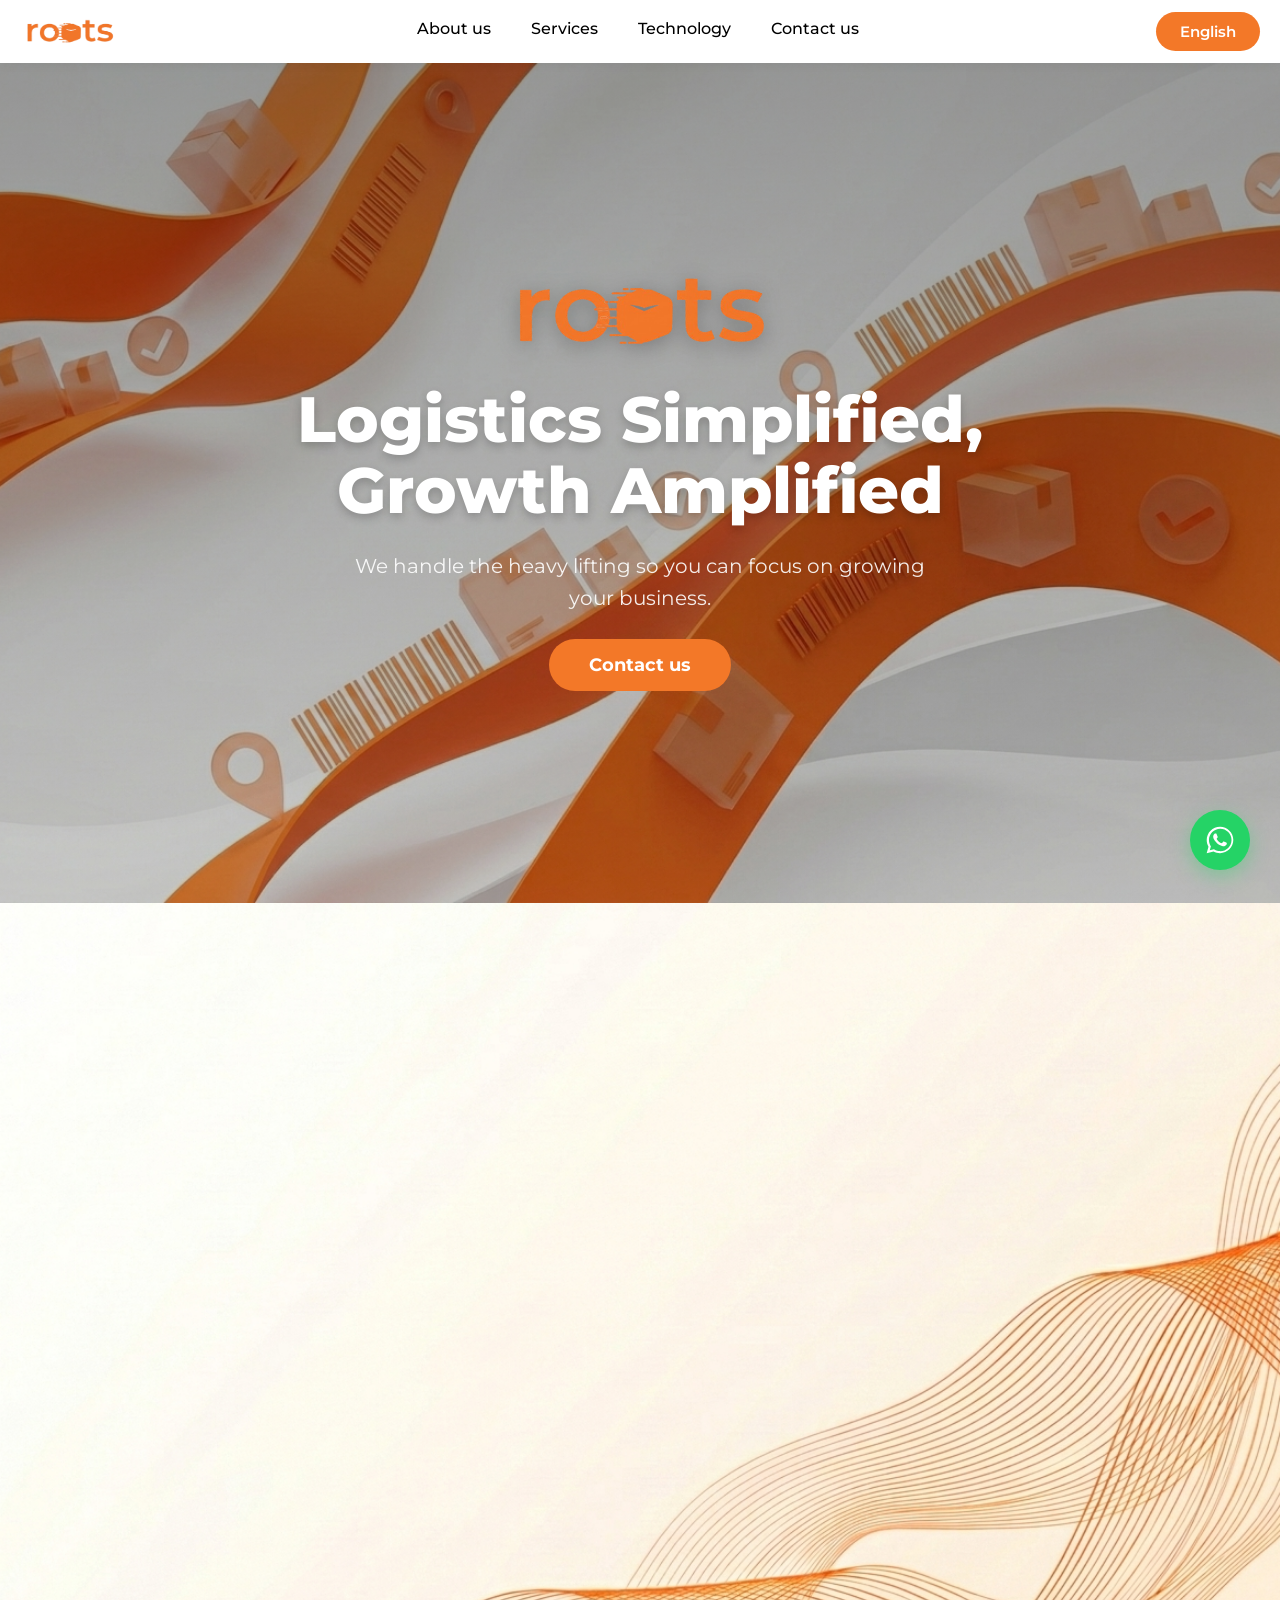
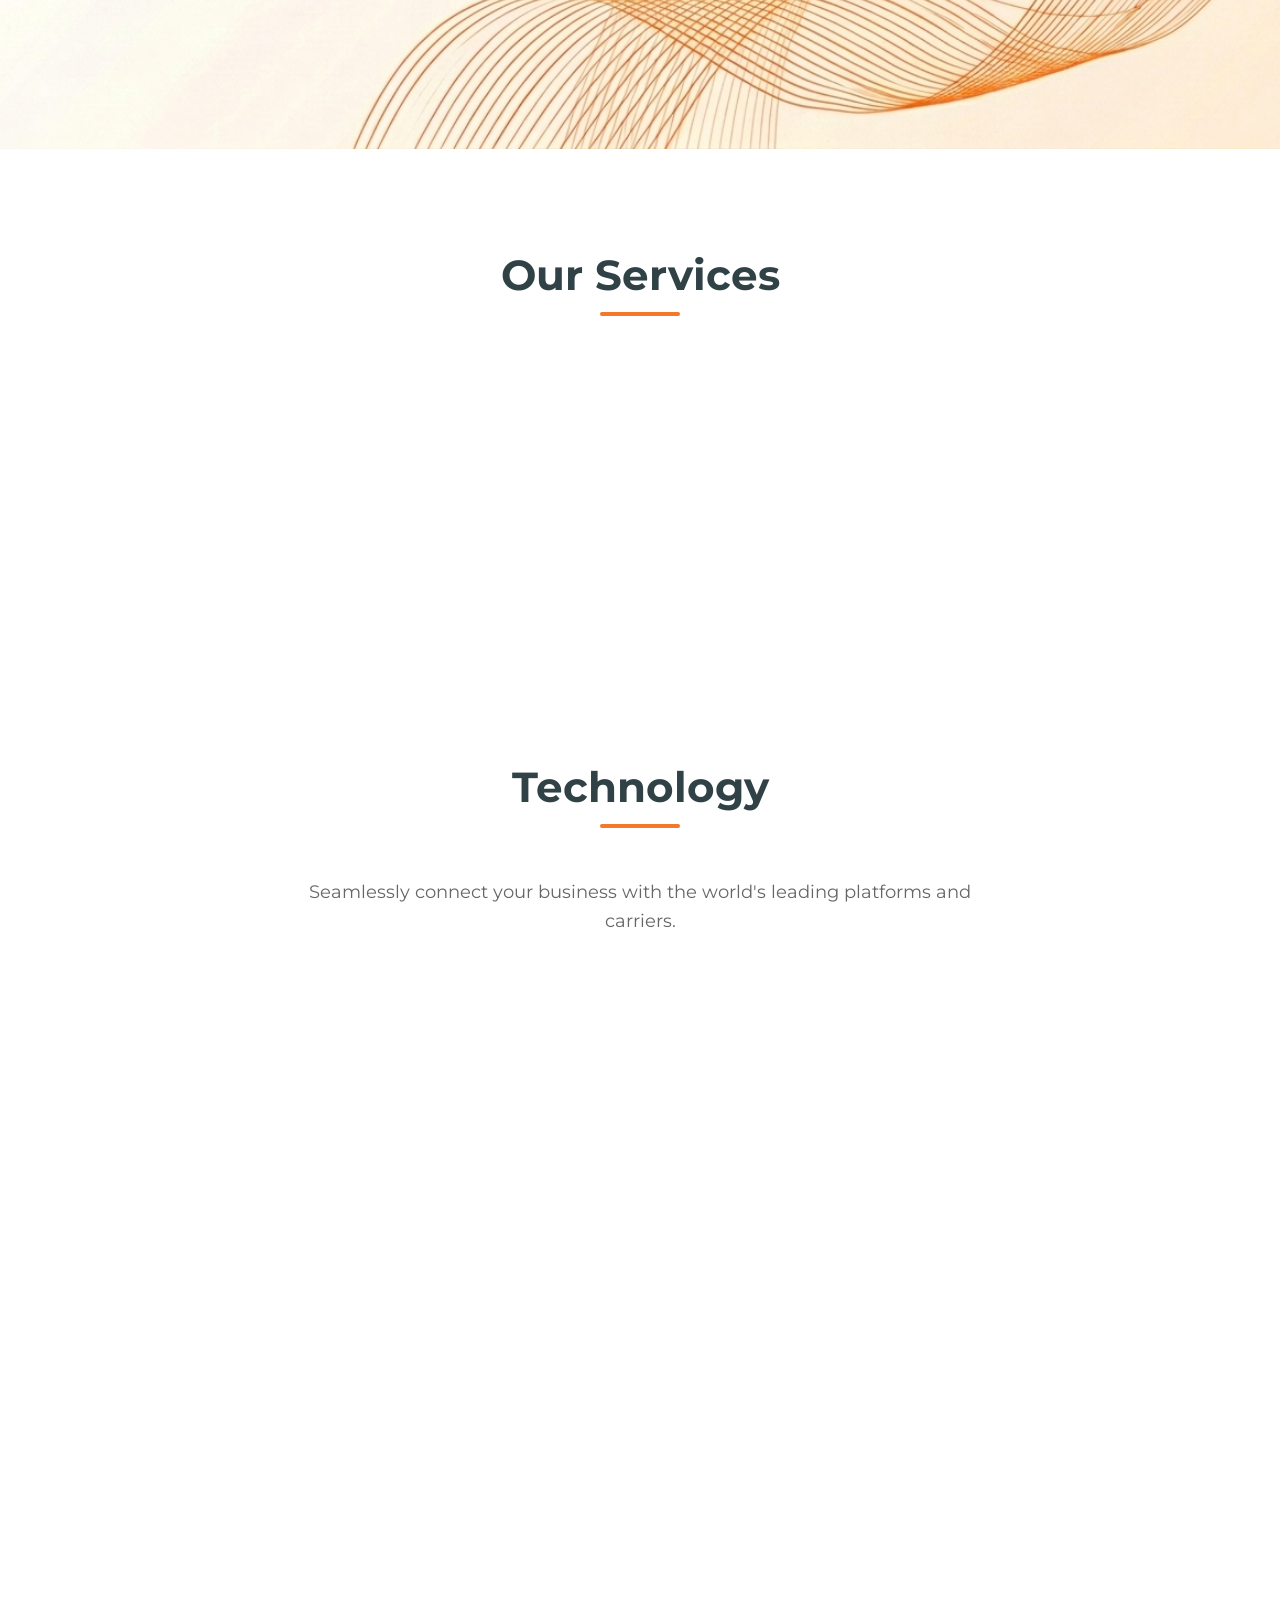
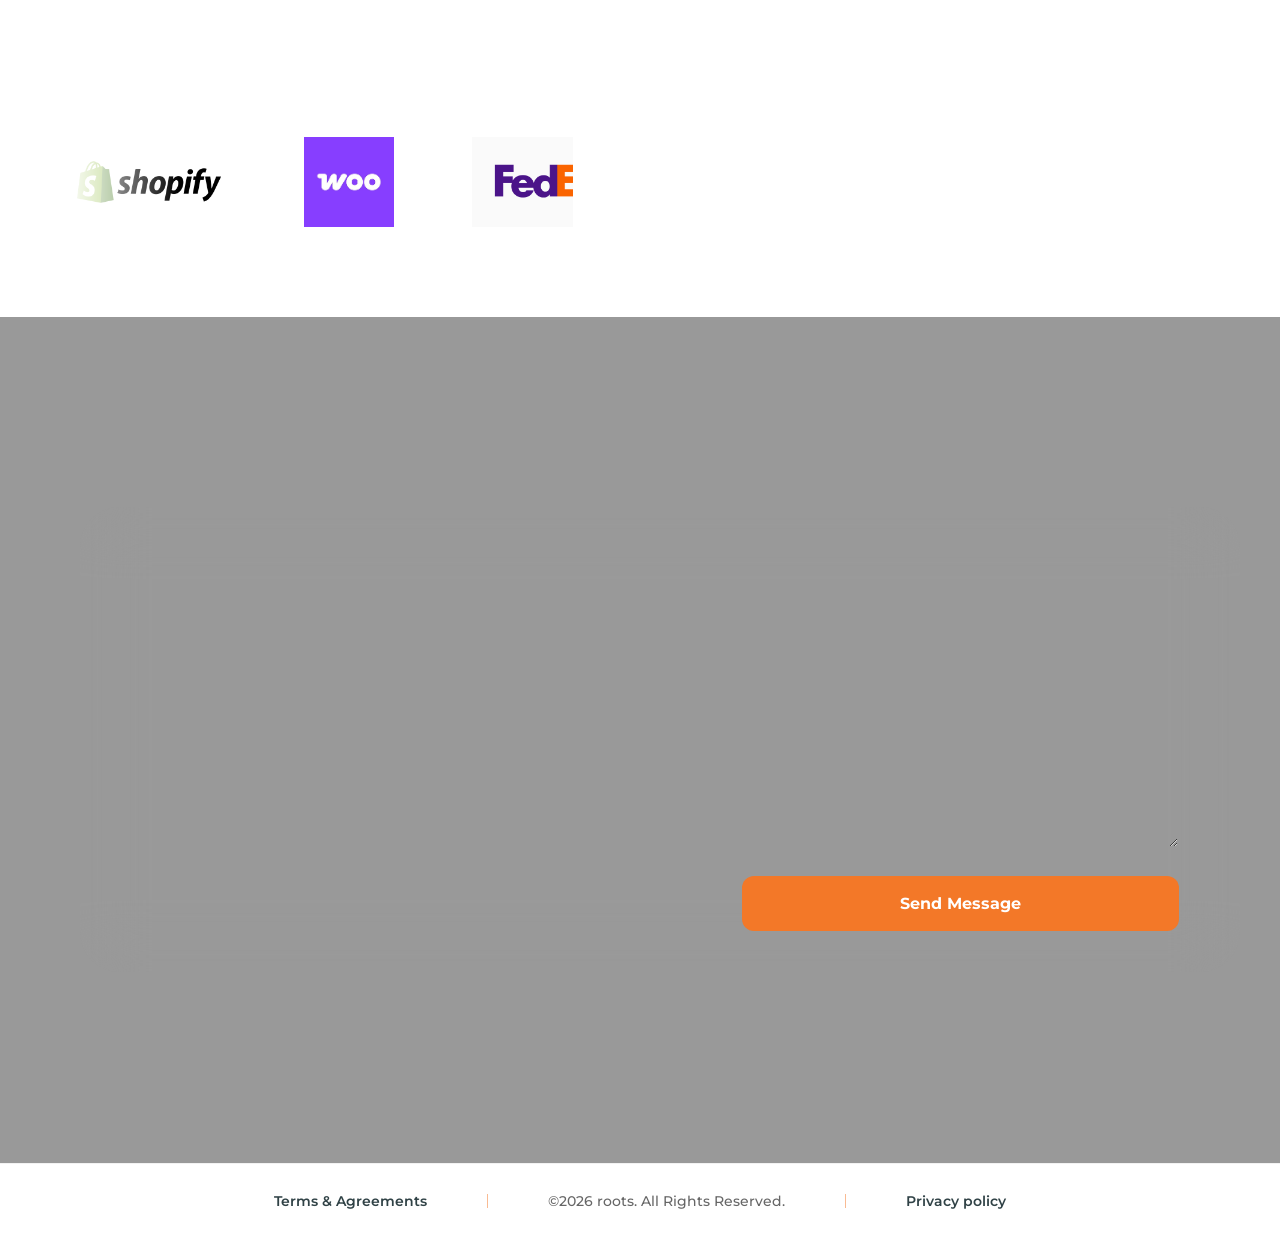
<file: index.html>
<!DOCTYPE html>
<html lang="en">
<head>
    <meta charset="UTF-8">
    <meta http-equiv="refresh" content="0; url=html/index.html">
    <title>Redirecting...</title>
</head>
<body>
    <script>window.location.href = "html/index.html";</script>
</body>
</html>
</file>
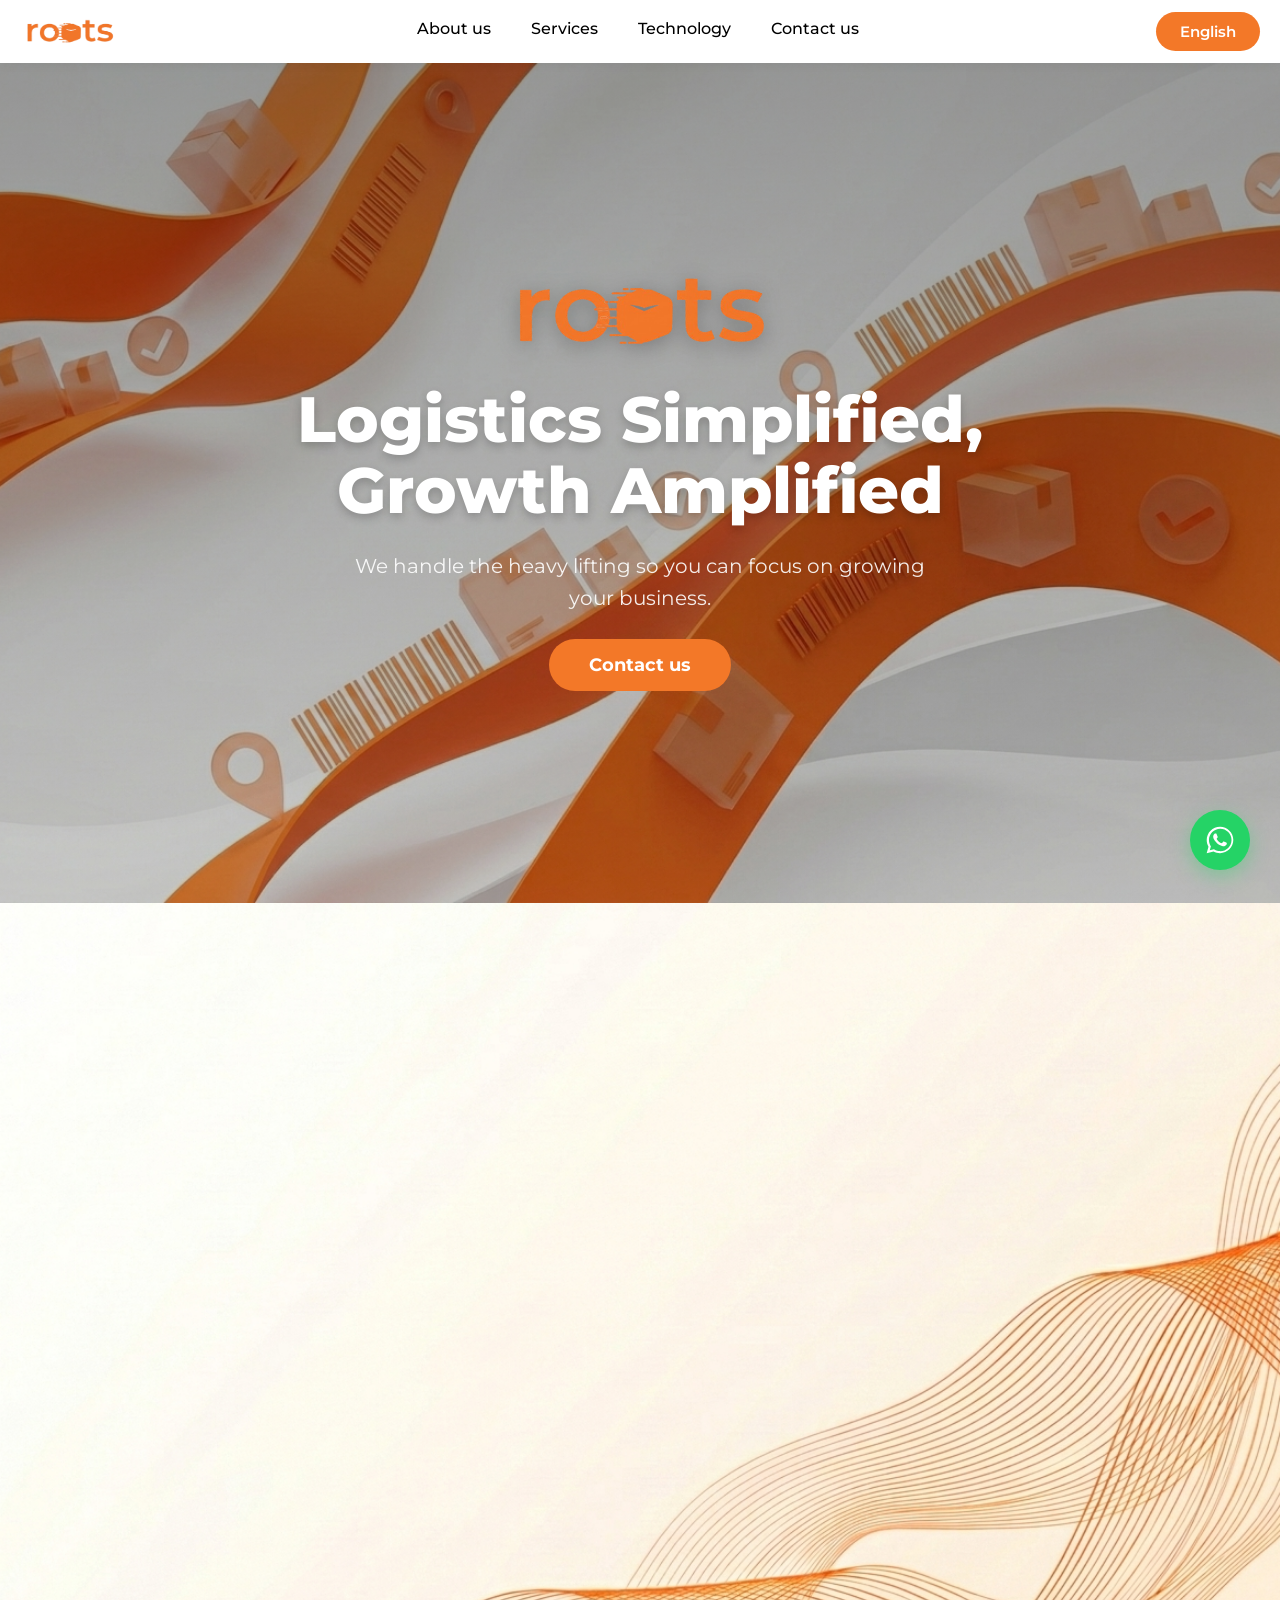
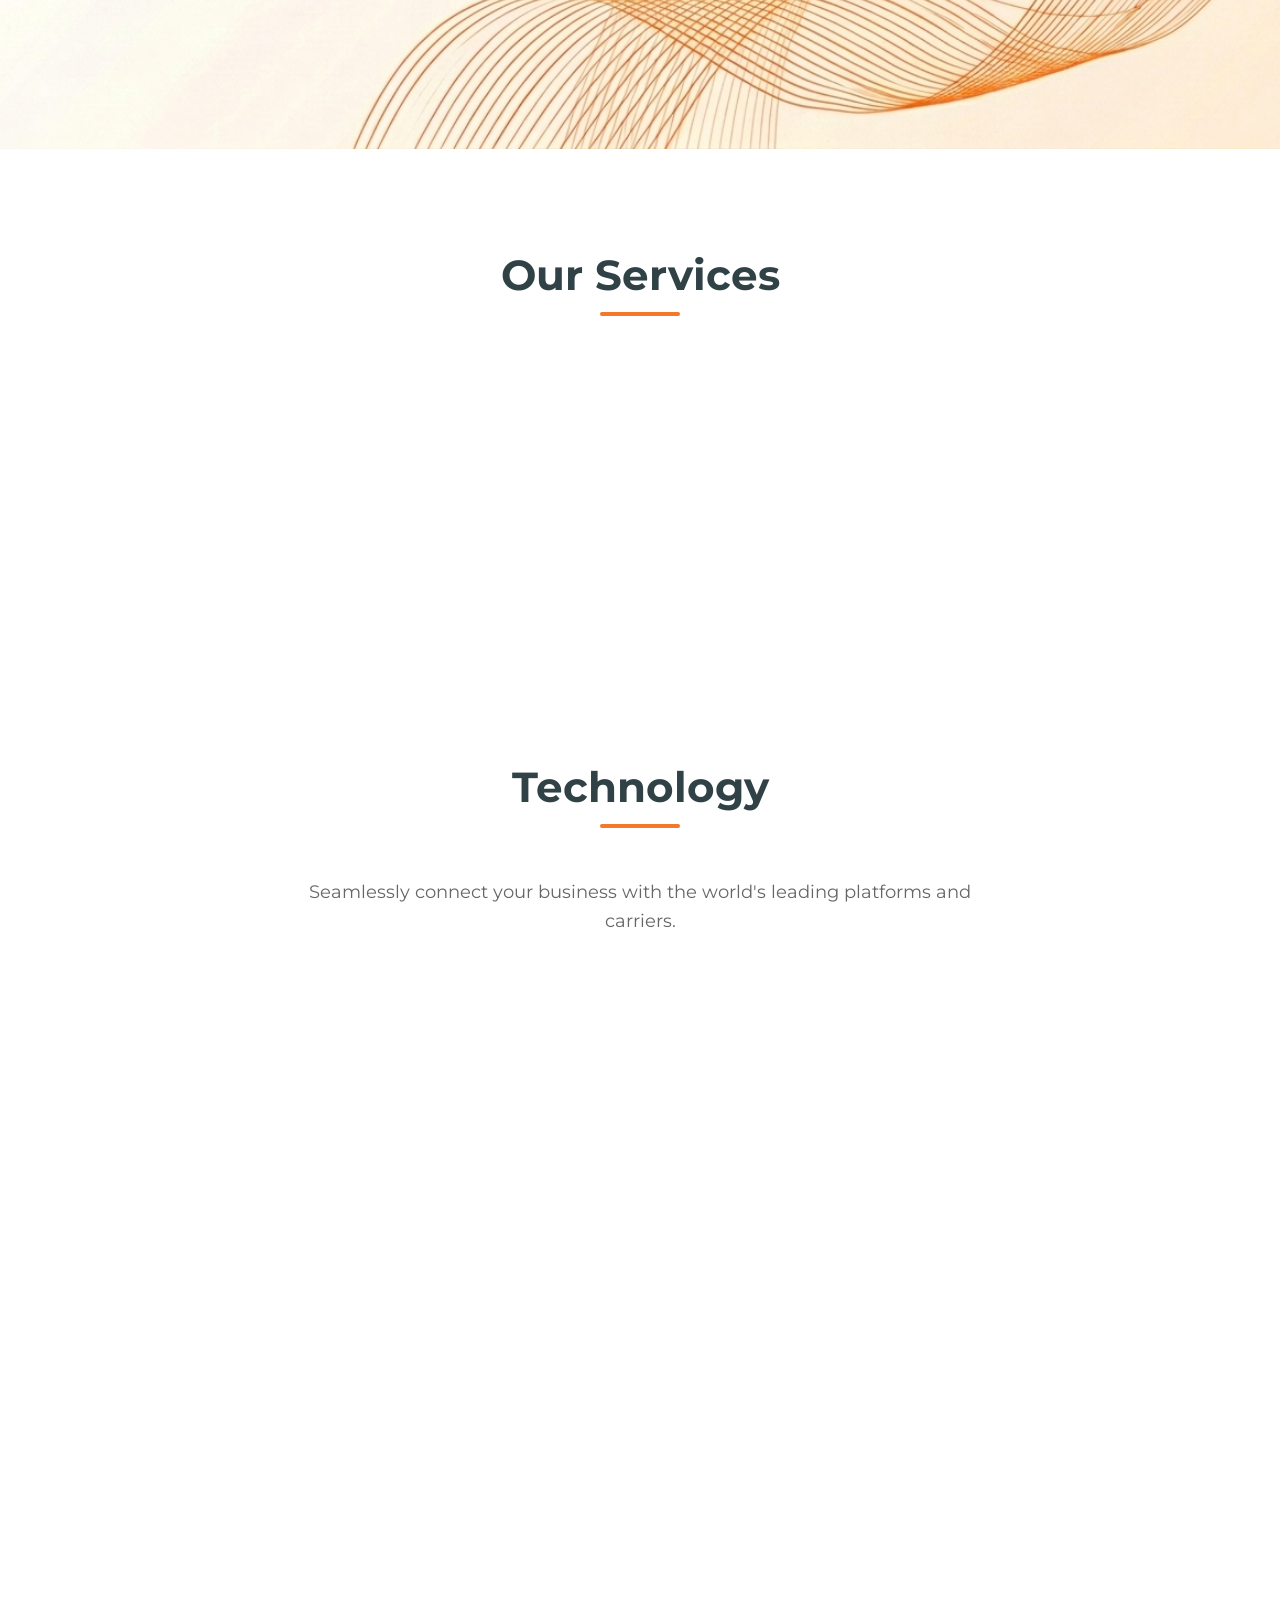
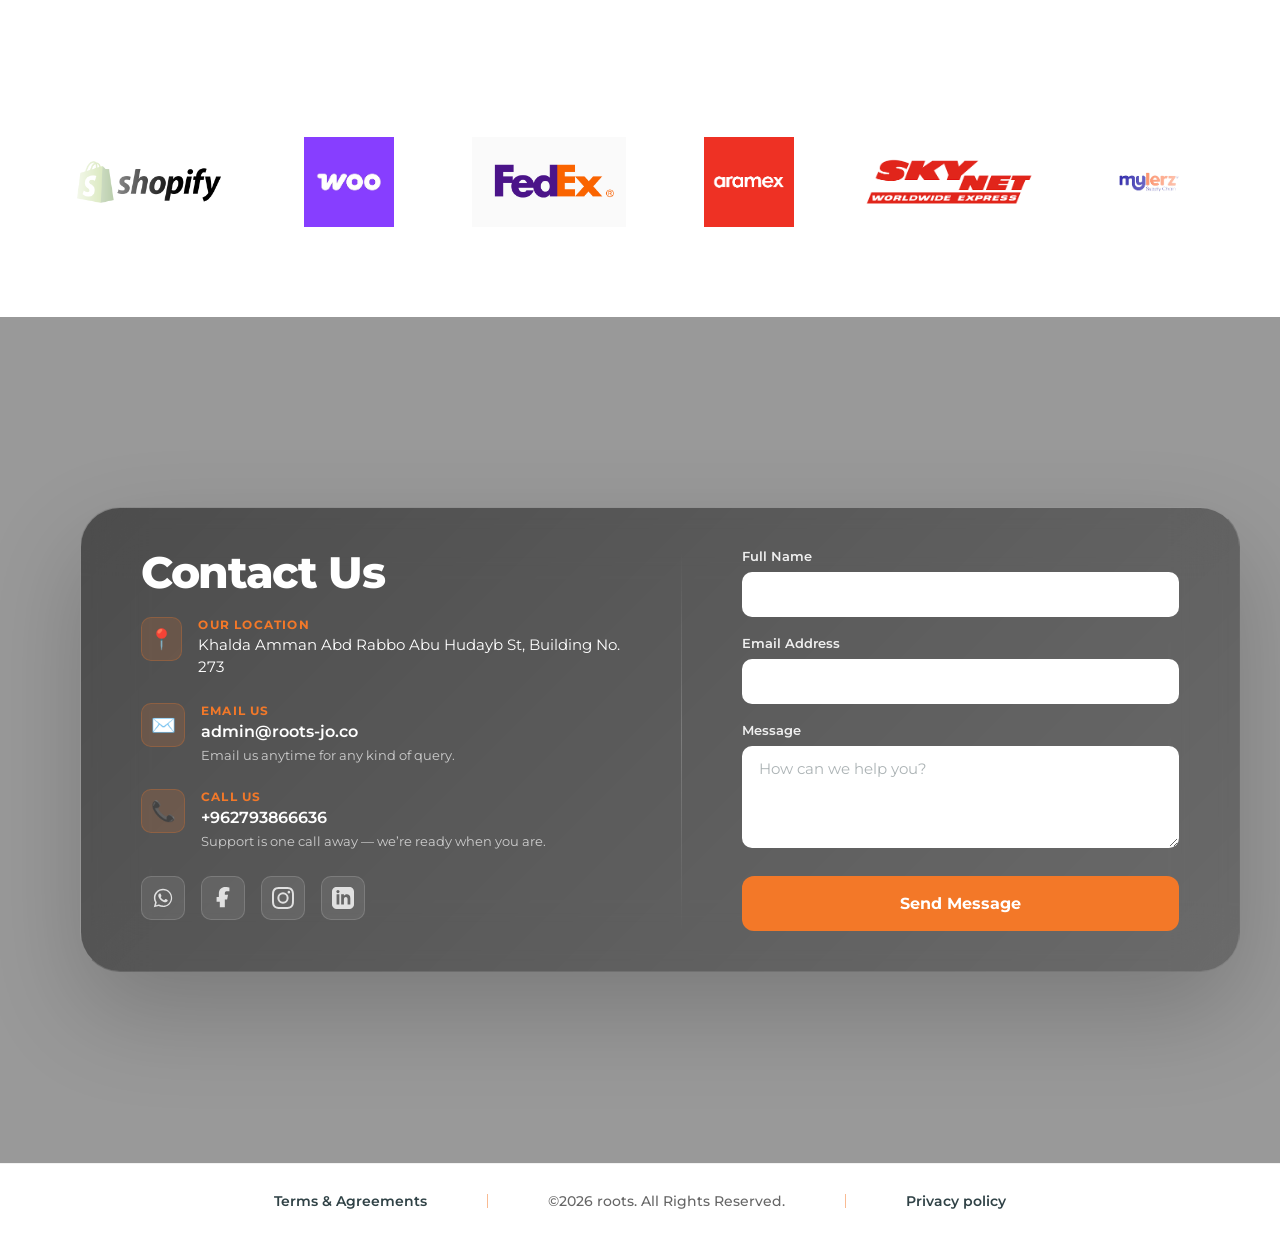
<file: html/index.html>
<!DOCTYPE html>
<html lang="en">

<head>
    <meta charset="UTF-8">
    <meta name="viewport" content="width=device-width, initial-scale=1.0">
    <meta name="description"
        content="roots provides premium logistics, warehousing, and E-commerce fulfillment in Jordan. Streamline storage, packing, and last-mile delivery.">
    <meta name="keywords" content="roots, fulfillment, logistics, warehousing, e-commerce, Jordan">
    <title>roots | E-commerce Fulfillment, Warehousing & Logistics in Jordan</title>
    <link rel="icon" href="../img/nav-logo.png" type="image/png">
    <meta name="robots" content="max-image-preview:large">
    <link rel="canonical" href="https://roots-jo.co/">

    <!-- Open Graph / Facebook (SEO & AI Search preview) -->
    <meta property="og:locale" content="en_US">
    <meta property="og:site_name" content="roots">
    <meta property="og:type" content="website">
    <meta property="og:title" content="roots | E-commerce Fulfillment, Warehousing & Logistics in Jordan">
    <meta property="og:description"
        content="Focus on scaling your business. roots handles secure warehousing, precision order picking, packaging, and reliable last-mile delivery across Jordan.">
    <meta property="og:image" content="../img/og-preview.png">
    <meta property="og:url" content="https://roots-jo.co">

    <!-- Twitter -->
    <meta name="twitter:card" content="summary_large_image">
    <meta name="twitter:title" content="roots | E-commerce Fulfillment, Warehousing & Logistics in Jordan">
    <meta name="twitter:description"
        content="Focus on scaling your business. roots handles secure warehousing, precision order picking, packaging, and reliable last-mile delivery across Jordan.">
    <meta name="twitter:image" content="../img/og-preview.png">

    <!-- JSON-LD Local Business Schema (AI Crawler structured data) -->
    <script type="application/ld+json">
    {
      "@context": "https://schema.org",
      "@type": "LocalBusiness",
      "name": "roots",
      "image": "../img/logo.png",
      "description": "Premium logistics, warehousing, and E-commerce fulfillment services built in Jordan to help merchants grow.",
      "address": {
        "@type": "PostalAddress",
        "streetAddress": "Khalda, Abd Rabbo Abu Hudayb St, Building No. 273",
        "addressLocality": "Amman",
        "addressCountry": "JO"
      },
      "telephone": "+962793866636",
      "email": "admin@roots-jo.co",
      "url": "https://roots-jo.co",
      "sameAs": [
        "https://www.facebook.com/rootsamman/",
        "https://www.instagram.com/rootsamman",
        "https://www.linkedin.com/company/roots-fulfillment/"
      ]
    }
    </script>

    <!-- Importing brand fonts (Montserrat and Rubik) -->
    <link rel="preconnect" href="https://fonts.googleapis.com">
    <link rel="preconnect" href="https://fonts.gstatic.com" crossorigin>
    <link
        href="https://fonts.googleapis.com/css2?family=Montserrat:wght@400;500;600;700&family=Rubik:wght@400;500;600;700&family=Manrope:wght@600;700;800&family=Inter:wght@400;600&display=swap"
        rel="stylesheet">
    <link rel="stylesheet" href="../css/style.css">
</head>

<body>
    <nav class="navbar" id="main-nav"></nav>

    <!-- Home Hero Section -->
    <section id="home" class="hero">
        <div class="hero-content">
            <div class="hero-text-container fade-animate">
                <img src="../img/logo.png" alt="roots Logo" class="hero-logo">
                <h1 class="hero-display-title" data-i18n="hero_title">Logistics Simplified Growth Amplified</h1>
                <p class="hero-text" data-i18n="hero_text">We handle the heavy lifting so you can focus on growing your
                    business.</p>
                <div class="hero-actions">
                    <button class="hero-contact-btn" data-i18n="contact"
                        onclick="window.location.href='#contact'">Contact us</button>
                </div>
            </div>
        </div>
    </section>

    <!-- About Section -->
    <section id="about" class="about-section">
        <div class="container">
            <div class="about-flex-container">
                <div class="about-text-column fade-animate">
                    <span class="about-mini-label desktop-only" data-i18n="about_label">ABOUT US</span>
                    <h2 class="about-display-title desktop-only" data-i18n="about_main_title_new">Simplifying Storage,
                        Fulfillment, and Delivery</h2>
                    <h2 class="about-display-title mobile-only" data-i18n="about_label">ABOUT US</h2>

                    <p class="about-lead-p" data-i18n="about_lead">
                        From checkout to doorstep, <b>roots</b> handles the logistics, warehousing, and E-commerce
                        fulfillment so you can focus on your growth.
                    </p>

                    <div class="about-bullets">
                        <div class="about-bullet-item">
                            <div class="about-bullet-dot"></div>
                            <p data-i18n="about_bullet_1">Built to help e-commerce merchants and marketplaces grow
                                without logistical limits.</p>
                        </div>
                        <div class="about-bullet-item">
                            <div class="about-bullet-dot"></div>
                            <p data-i18n="about_bullet_2">We remove the complexity of storage, order fulfillment, and
                                last-mile delivery.</p>
                        </div>
                        <div class="about-bullet-item">
                            <div class="about-bullet-dot"></div>
                            <p data-i18n="about_bullet_3">Allowing retailers of all sizes to focus on what matters most:
                                sales and scaling.</p>
                        </div>
                    </div>

                    <button class="about-start-btn" data-i18n="start_now"
                        onclick="window.location.href='#contact'">Start Now &rarr;</button>
                </div>
                <div class="about-image-column fade-animate delay-2">
                    <img src="../img/about/boxesaboutus.png" alt="roots Boxes" class="about-featured-img">
                </div>
            </div>
        </div>
    </section>

    <!-- Services Section -->
    <section id="services" class="services-section">
        <div class="container">
            <h2 class="section-title" data-i18n="services_title">Our Services</h2>
            <div class="services-grid">
                <div class="service-card glass-card fade-animate">
                    <div class="service-icon">
                        <svg viewBox="0 0 24 24" stroke-linecap="round" stroke-linejoin="round">
                            <path d="M21 15v4a2 2 0 0 1-2 2H5a2 2 0 0 1-2-2v-4"></path>
                            <polyline points="7 10 12 15 17 10"></polyline>
                            <line x1="12" y1="15" x2="12" y2="3"></line>
                        </svg>
                    </div>
                    <h3 data-i18n="service_collect_title">Collect</h3>
                    <p data-i18n="service_collect_desc">We collect your inventory from any location with speed and
                        professional care.</p>
                </div>
                <div class="service-card glass-card fade-animate">
                    <div class="service-icon">
                        <svg viewBox="0 0 24 24" stroke-linecap="round" stroke-linejoin="round">
                            <path d="M3 9l9-7 9 7v11a2 2 0 0 1-2 2H5a2 2 0 0 1-2-2z"></path>
                            <polyline points="9 22 9 12 15 12 15 22"></polyline>
                        </svg>
                    </div>
                    <h3 data-i18n="service_store_title">Store</h3>
                    <p data-i18n="service_store_desc">Highly secure storage solutions tailored to
                        your inventory needs.</p>
                </div>
                <div class="service-card glass-card fade-animate">
                    <div class="service-icon">
                        <svg viewBox="0 0 24 24" stroke-linecap="round" stroke-linejoin="round">
                            <rect x="3" y="3" width="18" height="18" rx="2" ry="2"></rect>
                            <line x1="3" y1="9" x2="21" y2="9"></line>
                            <line x1="9" y1="21" x2="9" y2="9"></line>
                        </svg>
                    </div>
                    <h3 data-i18n="service_pickpack_title">Pick & Pack</h3>
                    <p data-i18n="service_pickpack_desc">Precision picking and professional packing for your orders.</p>
                </div>
                <div class="service-card glass-card fade-animate">
                    <div class="service-icon">
                        <svg viewBox="0 0 24 24" stroke-linecap="round" stroke-linejoin="round">
                            <rect x="1" y="3" width="15" height="13"></rect>
                            <polygon points="16 8 20 8 23 11 23 16 16 16 16 8"></polygon>
                            <circle cx="5.5" cy="18.5" r="2.5"></circle>
                            <circle cx="18.5" cy="18.5" r="2.5"></circle>
                        </svg>
                    </div>
                    <h3 data-i18n="service_deliver_title">Deliver</h3>
                    <p data-i18n="service_deliver_desc">Fast, reliable last-mile delivery and real-time tracking.</p>
                </div>
            </div>
        </div>
    </section>

    <!-- Technology Section -->
    <section id="technology" class="technology-section">
        <div class="container">
            <div class="technology-content">
                <h2 class="section-title" data-i18n="integration_title">Technology</h2>
                <p class="section-subtitle" data-i18n="integration_desc">Seamlessly connect your business with the
                    world's leading platforms and carriers.</p>

                <div class="technology-grid">
                    <div class="technology-image-column fade-animate">
                        <img src="../img/integration/Roots dashboard-Photoroom.png" alt="roots Dashboard"
                            class="tech-featured-img">
                    </div>
                    <div class="technology-text-column fade-animate delay-2">
                        <p class="tech-description" data-i18n="tech_description">
                            With <b>roots</b>, get real-time shipment updates, access to insights and analytics, and
                            multiple delivery options allowing you to monitor and optimize your operations effectively.
                        </p>
                        <div class="tech-features-list">
                            <div class="tech-feature-item">
                                <div class="tech-feature-icon"></div>
                                <div class="tech-feature-text">
                                    <h4 data-i18n="tech_feat_1_title">Use live data to optimize your growth</h4>
                                    <p data-i18n="tech_feat_1_desc">Make informed decisions with real-time analytics and
                                        tracking dashboards.</p>
                                </div>
                            </div>
                            <div class="tech-feature-item">
                                <div class="tech-feature-icon"></div>
                                <div class="tech-feature-text">
                                    <h4 data-i18n="tech_feat_2_title">Integrate with Shopify or WooCommerce instantly
                                    </h4>
                                    <p data-i18n="tech_feat_2_desc">Connect your online store and automate your entire
                                        fulfillment flow.</p>
                                </div>
                            </div>
                            <div class="tech-feature-item">
                                <div class="tech-feature-icon"></div>
                                <div class="tech-feature-text">
                                    <h4 data-i18n="tech_feat_3_title">Grow across Jordan and worldwide</h4>
                                    <p data-i18n="tech_feat_3_desc">Expand your reach from Amman to international
                                        markets with ease.</p>
                                </div>
                            </div>
                        </div>
                    </div>
                </div>

                <div class="integration-seo-text fade-animate">
                    <h3 data-i18n="integration_seo_title" class="integration-subtitle">Seamless Connectivity</h3>
                    <p data-i18n="integration_seo_desc">We have built-in integrations with leading e-commerce platforms
                        and reliable local and international couriers to ensure fast and scalable fulfillment.</p>
                </div>

                <!-- Integration Partners Carousel -->
                <div class="partners-glass-bar">
                    <div class="partners-track">
                        <!-- Original Set -->
                        <div class="partner-item">
                            <img src="../img/partners/Shopify-Logo.png" alt="Shopify">
                        </div>
                        <div class="partner-item">
                            <img src="../img/partners/woo.png" alt="WooCommerce">
                        </div>
                        <div class="partner-item">
                            <img src="../img/partners/Fedex-logo.png" alt="FedEx">
                        </div>
                        <div class="partner-item">
                            <img src="../img/partners/aramex.png" alt="Aramex">
                        </div>
                        <div class="partner-item">
                            <img src="../img/partners/Skynet.png" alt="Skynet">
                        </div>
                        <div class="partner-item">
                            <img src="../img/partners/Mylerz.png" alt="Mylerz">
                        </div>
                        <div class="partner-item">
                            <img src="../img/partners/Magento.svg.png" alt="Magento">
                        </div>
                        <!-- Duplicated Set for infinite scroll -->
                        <div class="partner-item">
                            <img src="../img/partners/Shopify-Logo.png" alt="Shopify">
                        </div>
                        <div class="partner-item">
                            <img src="../img/partners/woo.png" alt="WooCommerce">
                        </div>
                        <div class="partner-item">
                            <img src="../img/partners/Fedex-logo.png" alt="FedEx">
                        </div>
                        <div class="partner-item">
                            <img src="../img/partners/aramex.png" alt="Aramex">
                        </div>
                        <div class="partner-item">
                            <img src="../img/partners/Skynet.png" alt="Skynet">
                        </div>
                        <div class="partner-item">
                            <img src="../img/partners/Mylerz.png" alt="Mylerz">
                        </div>
                        <div class="partner-item">
                            <img src="../img/partners/Magento.svg.png" alt="Magento">
                        </div>
                    </div>
                </div>
            </div>
        </div>
    </section>

    <!-- Contact Section -->
    <section id="contact" class="contact-section">
        <div class="container contact-main-container">
            <div class="contact-main-card">
                <div class="contact-layout">
                    <!-- Contact Info Side -->
                    <div class="contact-info-side">
                        <h2 class="contact-display-title" data-i18n="contact_title">Contact Us</h2>

                        <div class="contact-info-list">
                            <div class="info-item">
                                <div class="info-icon">📍</div>
                                <div class="info-text">
                                    <h4 data-i18n="contact_location_label">Our Location</h4>
                                    <p data-i18n="contact_location_value">Khalda Amman Abd Rabbo Abu Hudayb St, Building
                                        No. 273</p>
                                </div>
                            </div>
                            <div class="info-item">
                                <div class="info-icon">✉️</div>
                                <div class="info-text">
                                    <h4 data-i18n="contact_email_label">Email Us</h4>
                                    <p class="primary-info" data-i18n="contact_email_value">admin@roots-jo.co</p>
                                    <p class="secondary-info" data-i18n="contact_email_sub">Email us anytime for any
                                        kind of query.</p>
                                </div>
                            </div>
                            <div class="info-item">
                                <div class="info-icon">📞</div>
                                <div class="info-text">
                                    <h4 data-i18n="contact_phone_label">Call Us</h4>
                                    <p class="primary-info" data-i18n="contact_phone_value">+962793866636</p>
                                    <p class="secondary-info" data-i18n="contact_phone_sub">Support is one call away</p>
                                </div>
                            </div>
                            <div class="contact-social-links">
                                <a href="https://wa.me/962793866636" target="_blank" rel="noopener noreferrer"
                                    aria-label="WhatsApp">
                                    <svg viewBox="0 0 24 24" class="social-svg-icon">
                                        <path fill="currentColor"
                                            d="M12.012 2c-5.506 0-9.98 4.474-9.98 9.98 0 1.76.458 3.477 1.33 4.992L2 22l5.166-1.355c1.47.8 3.123 1.22 4.834 1.22h.004c5.506 0 9.98-4.474 9.98-9.98C21.988 6.474 17.518 2 12.012 2zm0 18.294c-1.49 0-2.95-.401-4.223-1.156l-.303-.18-3.136.822.836-3.056-.197-.314c-.83-1.32-1.268-2.854-1.268-4.43 0-4.662 3.793-8.456 8.457-8.456 2.258 0 4.382.88 5.978 2.476 1.596 1.596 2.475 3.72 2.475 5.98 0 4.663-3.793 8.456-8.456 8.456c-.001 0-.002 0-.003 0zm4.636-6.335c-.254-.127-1.503-.74-1.734-.825-.231-.085-.4-.127-.568.127-.168.254-.653.824-.8 1-.147.175-.294.196-.548.069-.254-.127-1.072-.395-2.04-1.26-.753-.672-1.26-1.503-1.408-1.757-.147-.254-.016-.392.111-.518.115-.113.254-.296.381-.444.127-.148.17-.254.254-.423.085-.169.042-.317-.021-.444-.063-.127-.568-1.37-.779-1.879-.205-.494-.41-.426-.568-.434l-.485-.008c-.168 0-.442.063-.673.317-.231.254-.883.863-.883 2.102 0 1.24.9 2.438 1.026 2.607.127.169 1.77 2.703 4.29 3.788.6.258 1.068.412 1.433.528.603.192 1.152.165 1.585.1.483-.072 1.503-.613 1.714-1.205.21-.592.21-1.1.147-1.205-.063-.105-.231-.168-.485-.295z" />
                                    </svg>
                                </a>
                                <a href="https://www.facebook.com/rootsamman/" target="_blank" rel="noopener noreferrer"
                                    aria-label="Facebook">
                                    <svg viewBox="0 0 24 24" class="social-svg-icon">
                                        <path fill="currentColor"
                                            d="M14 13.5h2.5l1-5H14v-2c0-2 2-2 2-2h3v-4c0 0-2.5-.5-4.5-.5-4 0-7 2.5-7 7v4H5v5h3.5V22h5.5v-8.5z" />
                                    </svg>
                                </a>
                                <a href="https://www.instagram.com/rootsamman?igsh=YmZqNXFmcGM4N2dr" target="_blank"
                                    rel="noopener noreferrer" aria-label="Instagram">
                                    <svg viewBox="0 0 24 24" class="social-svg-icon">
                                        <path fill="currentColor"
                                            d="M12 2.163c3.204 0 3.584.012 4.85.07 3.252.148 4.771 1.691 4.919 4.919.058 1.265.069 1.645.069 4.849 0 3.205-.012 3.584-.069 4.849-.149 3.225-1.664 4.771-4.919 4.919-1.266.058-1.644.07-4.85.07-3.204 0-3.584-.012-4.849-.07-3.26-.149-4.771-1.699-4.919-4.92-.058-1.265-.07-1.644-.07-4.849 0-3.204.013-3.583.07-4.849.149-3.227 1.664-4.771 4.919-4.919 1.266-.057 1.645-.069 4.849-.069zM12 0C8.741 0 8.333.014 7.053.072 2.695.272.273 2.69.073 7.051.014 8.333 0 8.741 0 12c0 3.259.014 3.668.072 4.948.2 4.358 2.618 6.78 6.98 6.98 1.281.058 1.689.072 4.948.072 3.259 0 3.668-.014 4.948-.072 4.354-.2 6.782-2.618 6.979-6.98.059-1.28.073-1.689.073-4.948 0-3.259-.014-3.667-.072-4.947-.196-4.354-2.617-6.78-6.979-6.98C15.668.014 15.259 0 12 0zm0 5.838a6.162 6.162 0 1 0 0 12.324 6.162 6.162 0 0 0 0-12.324zM12 16a4 4 0 1 1 0-8 4 4 0 0 1 0 8zm6.406-11.845a1.44 1.44 0 1 0 0 2.881 1.44 1.44 0 0 0 0-2.881z" />
                                    </svg>
                                </a>
                                <a href="https://www.linkedin.com/company/roots-fulfillment/posts/?feedView=all"
                                    target="_blank" rel="noopener noreferrer" aria-label="LinkedIn">
                                    <svg viewBox="0 0 24 24" class="social-svg-icon">
                                        <path fill="currentColor"
                                            d="M19 0h-14c-2.761 0-5 2.239-5 5v14c0 2.761 2.239 5 5 5h14c2.762 0 5-2.239 5-5v-14c0-2.761-2.238-5-5-5zm-11 19h-3v-11h3v11zm-1.5-12.268c-.966 0-1.75-.779-1.75-1.75s.784-1.75 1.75-1.75 1.75.779 1.75 1.75-.784 1.75-1.75 1.75zm13.5 12.268h-3v-5.604c0-3.368-4-3.113-4 0v5.604h-3v-11h3v1.765c1.396-2.586 7-2.777 7 2.476v6.759z" />
                                    </svg>
                                </a>
                            </div>
                        </div>
                    </div>

                    <!-- Vertical Separator -->
                    <div class="contact-divider"></div>

                    <!-- Contact Form Side -->
                    <div class="contact-form-side">
                        <form id="contact-form" action="https://formsubmit.co/admin@roots-jo.co" method="POST">
                            <input type="hidden" name="_subject" value="New Inquiry from roots Landing Page">
                            <input type="hidden" name="_next" value="https://roots-jo.co/#contact">
                            <input type="hidden" name="_captcha" value="false">
                            <div class="form-group">
                                <label for="name" data-i18n="form_name">Full Name</label>
                                <input type="text" id="name" name="name" placeholder="" required>
                            </div>
                            <div class="form-group">
                                <label for="email" data-i18n="form_email">Email Address</label>
                                <input type="email" id="email" name="email" placeholder="" required>
                            </div>
                            <div class="form-group">
                                <label for="message" data-i18n="form_message">Message</label>
                                <textarea id="message" name="message" rows="4" placeholder="How can we help you?"
                                    required></textarea>
                            </div>
                            <button type="submit" class="submit-btn" data-i18n="form_submit">Send Message</button>
                        </form>
                    </div>
                </div>
            </div>
        </div>
    </section>

    <!-- Footer Section -->
    <footer class="main-footer" id="main-footer"></footer>
    <!-- Floating WhatsApp Button -->
    <a href="https://wa.me/962793866636" class="whatsapp-float" target="_blank" rel="noopener noreferrer"
        aria-label="Chat on WhatsApp">
        <svg viewBox="0 0 24 24" class="whatsapp-icon">
            <path fill="#ffffff"
                d="M12.012 2c-5.506 0-9.98 4.474-9.98 9.98 0 1.76.458 3.477 1.33 4.992L2 22l5.166-1.355c1.47.8 3.123 1.22 4.834 1.22h.004c5.506 0 9.98-4.474 9.98-9.98C21.988 6.474 17.518 2 12.012 2zm0 18.294c-1.49 0-2.95-.401-4.223-1.156l-.303-.18-3.136.822.836-3.056-.197-.314c-.83-1.32-1.268-2.854-1.268-4.43 0-4.662 3.793-8.456 8.457-8.456 2.258 0 4.382.88 5.978 2.476 1.596 1.596 2.475 3.72 2.475 5.98 0 4.663-3.793 8.456-8.456 8.456c-.001 0-.002 0-.003 0zm4.636-6.335c-.254-.127-1.503-.74-1.734-.825-.231-.085-.4-.127-.568.127-.168.254-.653.824-.8 1-.147.175-.294.196-.548.069-.254-.127-1.072-.395-2.04-1.26-.753-.672-1.26-1.503-1.408-1.757-.147-.254-.016-.392.111-.518.115-.113.254-.296.381-.444.127-.148.17-.254.254-.423.085-.169.042-.317-.021-.444-.063-.127-.568-1.37-.779-1.879-.205-.494-.41-.426-.568-.434l-.485-.008c-.168 0-.442.063-.673.317-.231.254-.883.863-.883 2.102 0 1.24.9 2.438 1.026 2.607.127.169 1.77 2.703 4.29 3.788.6.258 1.068.412 1.433.528.603.192 1.152.165 1.585.1.483-.072 1.503-.613 1.714-1.205.21-.592.21-1.1.147-1.205-.063-.105-.231-.168-.485-.295z" />
        </svg>
    </a>

    <script src="../js/navbar.js"></script>
    <script src="../js/footer.js"></script>
    <script src="../js/translations.js"></script>
    <script src="../js/main.js"></script>
</body>

</html>
</file>
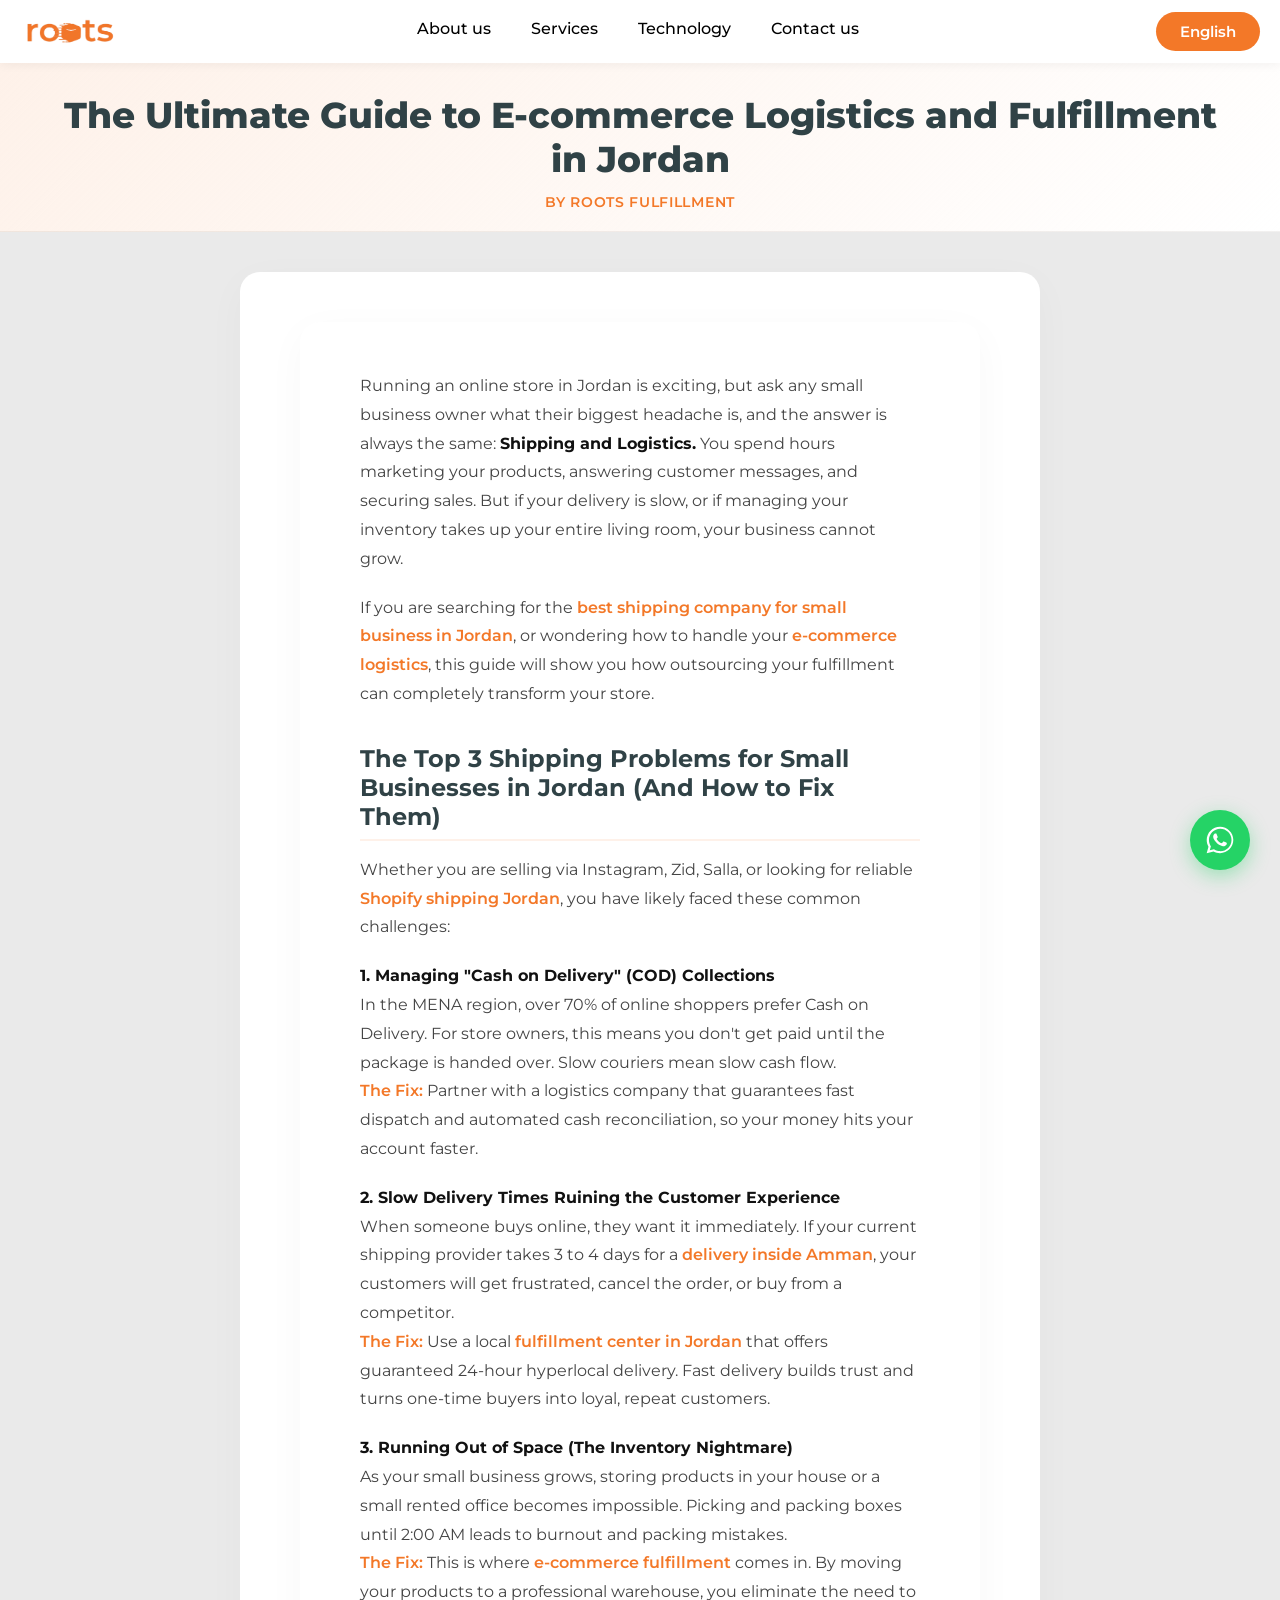
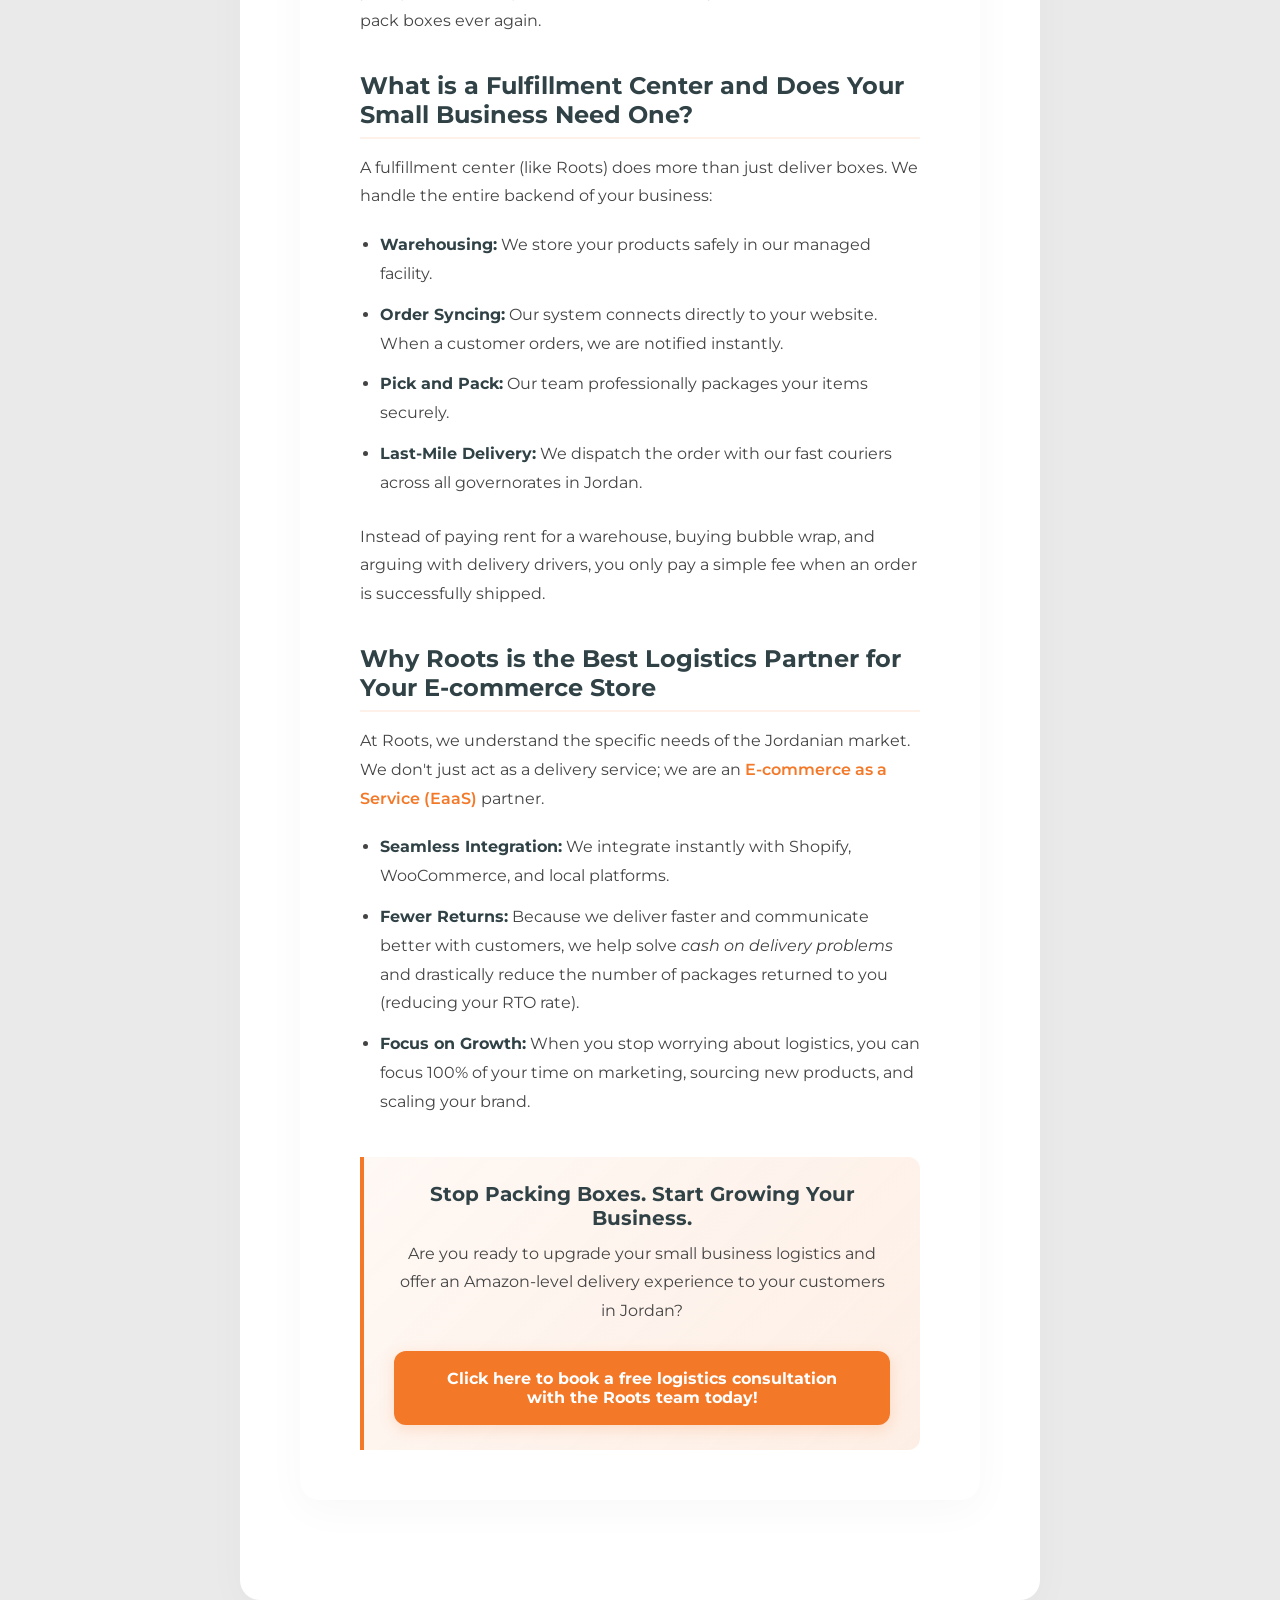
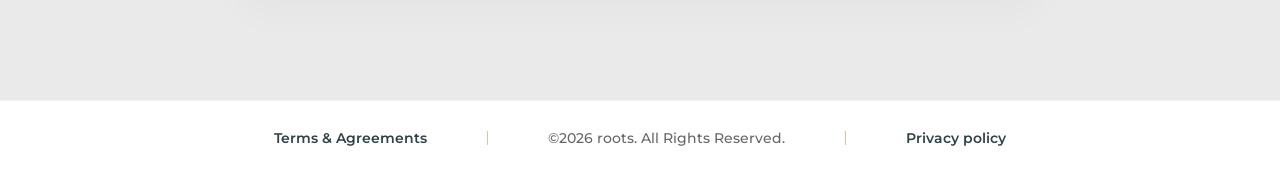
<file: html/blog.html>
<!DOCTYPE html>
<html lang="en">

<head>
    <meta charset="UTF-8">
    <meta name="viewport" content="width=device-width, initial-scale=1.0">
    <meta name="description"
        content="The Ultimate Guide to E-commerce Logistics and Fulfillment in Jordan - Roots Fulfillment Blog">
    <meta name="keywords" content="roots, fulfillment, logistics, warehousing, e-commerce, Jordan">
    <title>roots - Blog</title>
    <meta name="robots" content="max-image-preview:large">
    <link rel="canonical" href="https://roots-jo.co/blog">

    <!-- Open Graph -->
    <meta property="og:locale" content="en_US">
    <meta property="og:site_name" content="roots">
    <!-- Importing brand fonts (Montserrat and Rubik) -->
    <link rel="preconnect" href="https://fonts.googleapis.com">
    <link rel="preconnect" href="https://fonts.gstatic.com" crossorigin>
    <link
        href="https://fonts.googleapis.com/css2?family=Montserrat:wght@400;500;600;700&family=Rubik:wght@400;500;600;700&family=Manrope:wght@600;700;800&family=Inter:wght@400;600&display=swap"
        rel="stylesheet">
    <link rel="stylesheet" href="../css/style.css">
</head>

<body>
    <nav class="navbar" id="main-nav"></nav>

    <!-- Blog Header Section -->
    <section class="terms-header">
        <div class="container">
            <h1 class="terms-display-title" data-i18n="blog_page_title">The Ultimate Guide to E-commerce Logistics and
                Fulfillment in Jordan</h1>
            <p class="blog-meta" data-i18n="blog_meta">By Roots Fulfillment</p>
        </div>
    </section>

    <!-- Blog Content Section -->
    <section class="terms-content-section">
        <div class="container terms-container">
            <div class="blog-post-card">
                <p class="blog-p" data-i18n="blog_p1">Running an online store in Jordan is exciting, but ask any small
                    business owner what their biggest headache is, and the answer is always the same: <strong>Shipping
                        and Logistics.</strong> You spend hours marketing your products, answering customer messages,
                    and securing sales. But if your delivery is slow, or if managing your inventory takes up your entire
                    living room, your business cannot grow.</p>

                <p class="blog-p" data-i18n="blog_p2">If you are searching for the <em>best shipping company for small
                        business in Jordan</em>, or wondering how to handle your <em>e-commerce logistics</em>, this
                    guide will show you how outsourcing your fulfillment can completely transform your store.</p>

                <h2 class="blog-section-title" data-i18n="blog_h1">The Top 3 Shipping Problems for Small Businesses in
                    Jordan (And How to Fix Them)</h2>

                <p class="blog-p" data-i18n="blog_h1_sub">Whether you are selling via Instagram, Zid, Salla, or looking
                    for reliable <em>Shopify shipping Jordan</em>, you have likely faced these common challenges:</p>

                <p class="blog-p">
                    <strong data-i18n="blog_prob1_title">1. Managing "Cash on Delivery" (COD) Collections</strong><br>
                    <span data-i18n="blog_prob1_p">In the MENA region, over 70% of online shoppers prefer Cash on
                        Delivery. For store owners, this means you don't get paid until the package is handed over. Slow
                        couriers mean slow cash flow.<br><em>The Fix:</em> Partner with a logistics company that
                        guarantees fast dispatch and automated cash reconciliation, so your money hits your account
                        faster.</span>
                </p>

                <p class="blog-p">
                    <strong data-i18n="blog_prob2_title">2. Slow Delivery Times Ruining the Customer
                        Experience</strong><br>
                    <span data-i18n="blog_prob2_p">When someone buys online, they want it immediately. If your current
                        shipping provider takes 3 to 4 days for a <em>delivery inside Amman</em>, your customers will
                        get frustrated, cancel the order, or buy from a competitor.<br><em>The Fix:</em> Use a local
                        <em>fulfillment center in Jordan</em> that offers guaranteed 24-hour hyperlocal delivery. Fast
                        delivery builds trust and turns one-time buyers into loyal, repeat customers.</span>
                </p>

                <p class="blog-p">
                    <strong data-i18n="blog_prob3_title">3. Running Out of Space (The Inventory Nightmare)</strong><br>
                    <span data-i18n="blog_prob3_p">As your small business grows, storing products in your house or a
                        small rented office becomes impossible. Picking and packing boxes until 2:00 AM leads to burnout
                        and packing mistakes.<br><em>The Fix:</em> This is where <em>e-commerce fulfillment</em> comes
                        in. By moving your products to a professional warehouse, you eliminate the need to pack boxes
                        ever again.</span>
                </p>

                <h2 class="blog-section-title" data-i18n="blog_h2">What is a Fulfillment Center and Does Your Small
                    Business Need One?</h2>

                <p class="blog-p" data-i18n="blog_h2_p">A fulfillment center (like Roots) does more than just deliver
                    boxes. We handle the entire backend of your business:</p>

                <ul class="blog-list">
                    <li data-i18n="blog_h2_li1"><strong>Warehousing:</strong> We store your products safely in our
                        managed facility.</li>
                    <li data-i18n="blog_h2_li2"><strong>Order Syncing:</strong> Our system connects directly to your
                        website. When a customer orders, we are notified instantly.</li>
                    <li data-i18n="blog_h2_li3"><strong>Pick and Pack:</strong> Our team professionally packages your
                        items securely.</li>
                    <li data-i18n="blog_h2_li4"><strong>Last-Mile Delivery:</strong> We dispatch the order with our fast
                        couriers across all governorates in Jordan.</li>
                </ul>

                <p class="blog-p" data-i18n="blog_h2_end">Instead of paying rent for a warehouse, buying bubble wrap,
                    and arguing with delivery drivers, you only pay a simple fee when an order is successfully shipped.
                </p>

                <h2 class="blog-section-title" data-i18n="blog_h3">Why Roots is the Best Logistics Partner for Your
                    E-commerce Store</h2>

                <p class="blog-p" data-i18n="blog_h3_p1">At Roots, we understand the specific needs of the Jordanian
                    market. We don't just act as a delivery service; we are an <em>E-commerce as a Service (EaaS)</em>
                    partner.</p>

                <ul class="blog-list">
                    <li data-i18n="blog_h3_li1"><strong>Seamless Integration:</strong> We integrate instantly with
                        Shopify, WooCommerce, and local platforms.</li>
                    <li data-i18n="blog_h3_li2"><strong>Fewer Returns:</strong> Because we deliver faster and
                        communicate better with customers, we help solve <em>cash on delivery problems</em> and
                        drastically reduce the number of packages returned to you (reducing your RTO rate).</li>
                    <li data-i18n="blog_h3_li3"><strong>Focus on Growth:</strong> When you stop worrying about
                        logistics, you can focus 100% of your time on marketing, sourcing new products, and scaling your
                        brand.</li>
                </ul>

                <div class="blog-cta-box">
                    <h3 style="color:#304246; font-size:20px; font-weight:700; margin-bottom:10px;" data-i18n="blog_h4">
                        Stop Packing Boxes. Start Growing Your Business.</h3>
                    <p class="blog-p" style="margin-bottom:15px;" data-i18n="blog_h4_p">Are you ready to upgrade your
                        small business logistics and offer an Amazon-level delivery experience to your customers in
                        Jordan?</p>
                    <a href="index.html#contact" class="blog-cta-link" data-i18n="blog_h4_cta">Click here to book a free
                        logistics consultation with the Roots team today!</a>
                </div>
            </div>
        </div>
    </section>

    <footer class="main-footer" id="main-footer"></footer>

    <!-- Floating WhatsApp Button -->
    <a href="https://wa.me/962793866636" class="whatsapp-float" target="_blank" rel="noopener noreferrer"
        aria-label="Chat on WhatsApp">
        <svg viewBox="0 0 24 24" class="whatsapp-icon">
            <path fill="#ffffff"
                d="M12.012 2c-5.506 0-9.98 4.474-9.98 9.98 0 1.76.458 3.477 1.33 4.992L2 22l5.166-1.355c1.47.8 3.123 1.22 4.834 1.22h.004c5.506 0 9.98-4.474 9.98-9.98C21.988 6.474 17.518 2 12.012 2zm0 18.294c-1.49 0-2.95-.401-4.223-1.156l-.303-.18-3.136.822.836-3.056-.197-.314c-.83-1.32-1.268-2.854-1.268-4.43 0-4.662 3.793-8.456 8.457-8.456 2.258 0 4.382.88 5.978 2.476 1.596 1.596 2.475 3.72 2.475 5.98 0 4.663-3.793 8.456-8.456 8.456c-.001 0-.002 0-.003 0zm4.636-6.335c-.254-.127-1.503-.74-1.734-.825-.231-.085-.4-.127-.568.127-.168.254-.653.824-.8 1-.147.175-.294.196-.548.069-.254-.127-1.072-.395-2.04-1.26-.753-.672-1.26-1.503-1.408-1.757-.147-.254-.016-.392.111-.518.115-.113.254-.296.381-.444.127-.148.17-.254.254-.423.085-.169.042-.317-.021-.444-.063-.127-.568-1.37-.779-1.879-.205-.494-.41-.426-.568-.434l-.485-.008c-.168 0-.442.063-.673.317-.231.254-.883.863-.883 2.102 0 1.24.9 2.438 1.026 2.607.127.169 1.77 2.703 4.29 3.788.6.258 1.068.412 1.433.528.603.192 1.152.165 1.585.1.483-.072 1.503-.613 1.714-1.205.21-.592.21-1.1.147-1.205-.063-.105-.231-.168-.485-.295z" />
        </svg>
    </a>

    <script src="../js/navbar.js"></script>
    <script src="../js/footer.js"></script>
    <script src="../js/translations.js"></script>
    <script src="../js/main.js"></script>
</body>

</html>
</file>
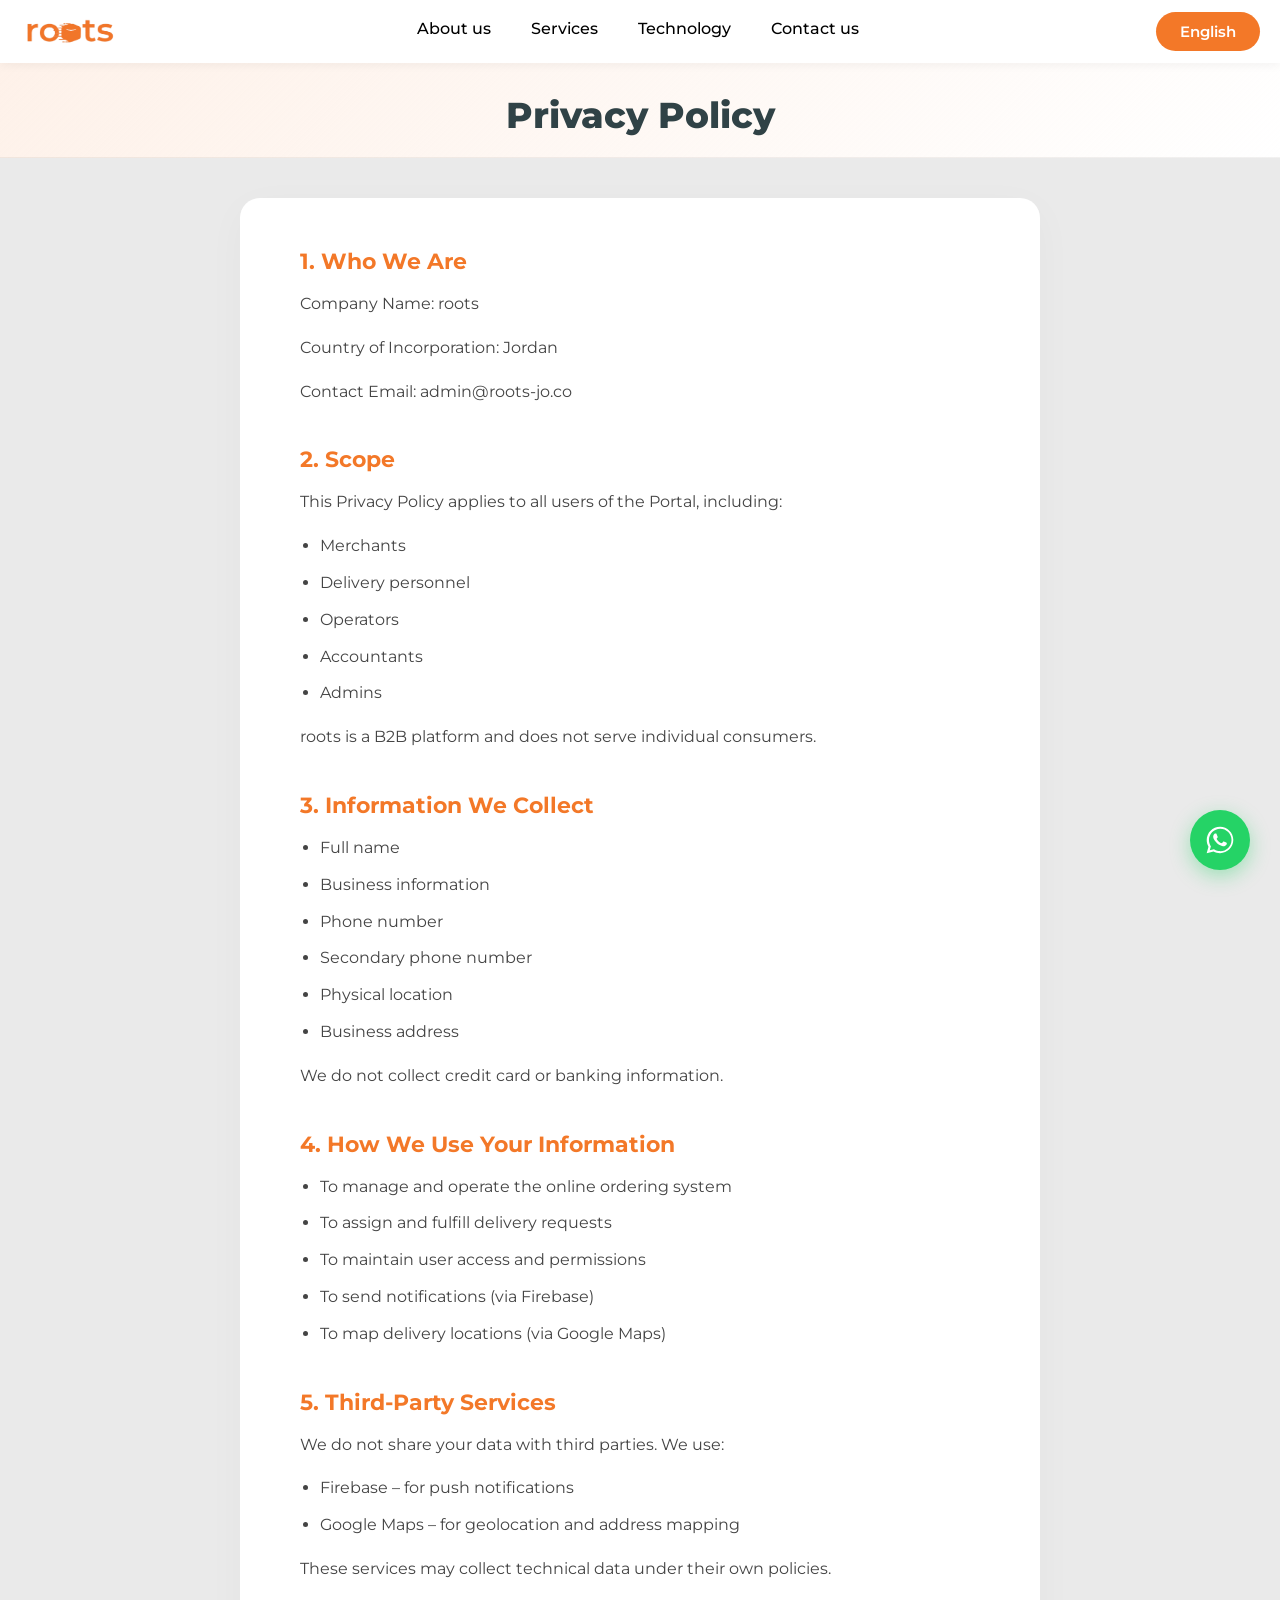
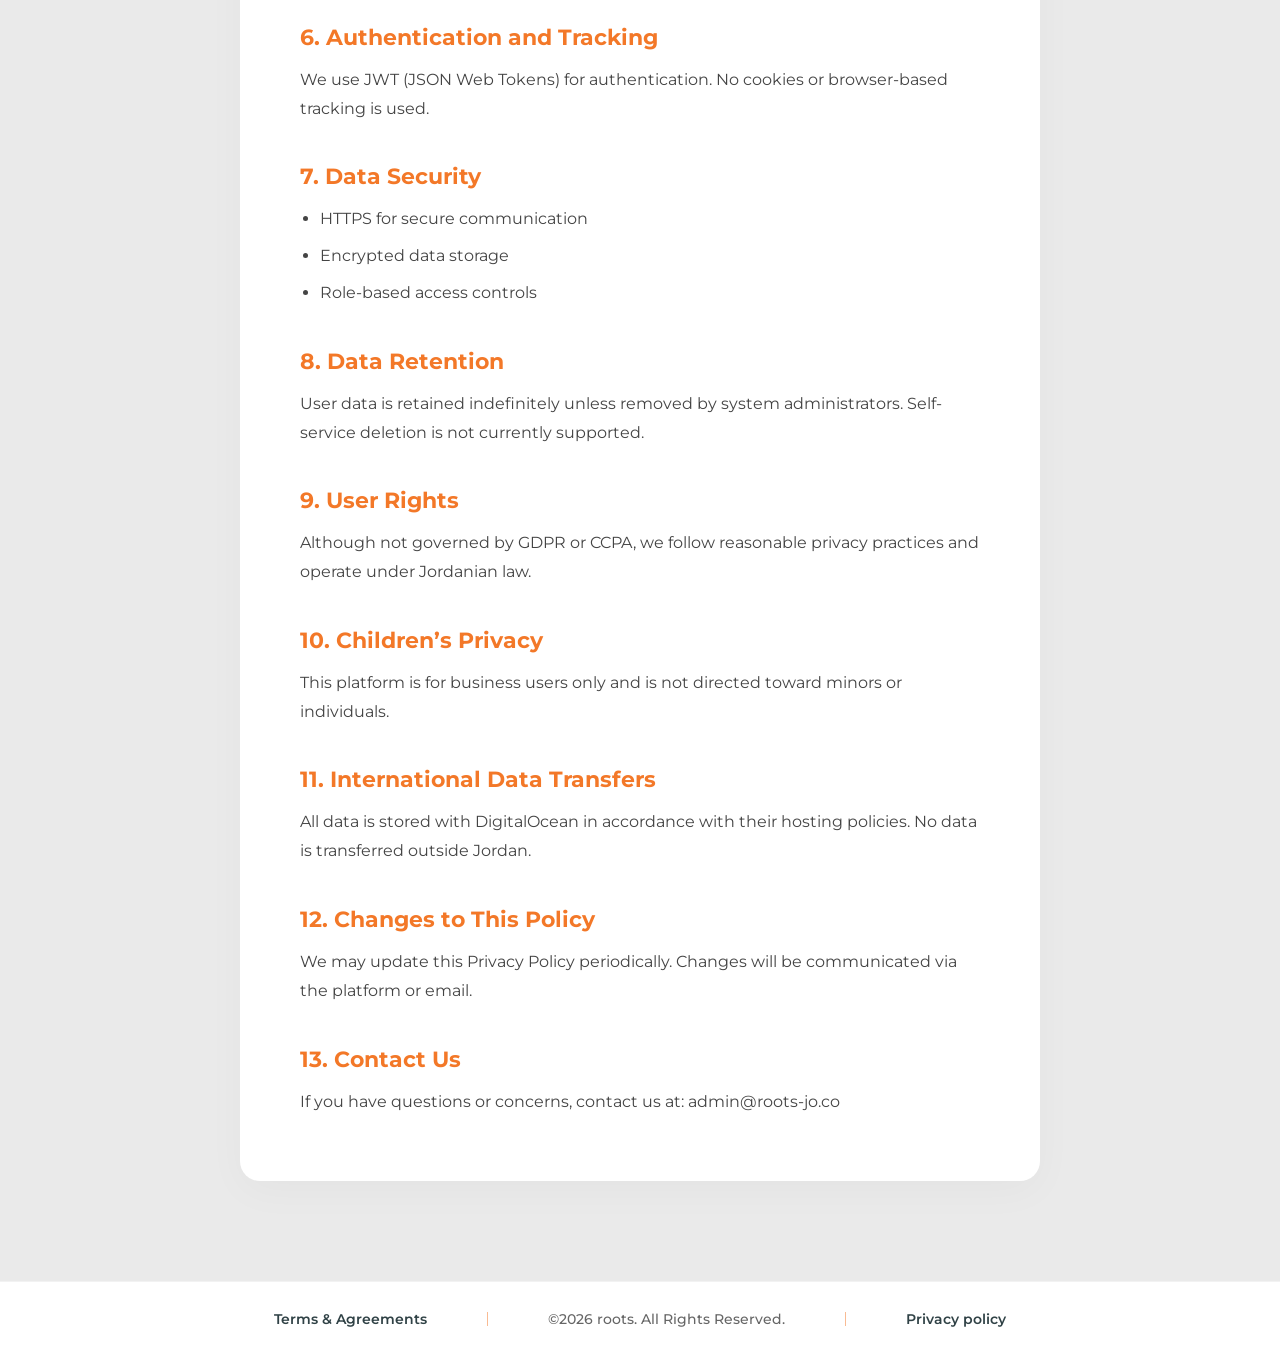
<file: html/privacy.html>
<!DOCTYPE html>
<html lang="en">

<head>
    <meta charset="UTF-8">
    <meta name="viewport" content="width=device-width, initial-scale=1.0">
    <meta name="description" content="roots Privacy Policy">
    <title>roots - Privacy Policy</title>
    <!-- Importing brand fonts (Montserrat and Rubik) -->
    <link rel="preconnect" href="https://fonts.googleapis.com">
    <link rel="preconnect" href="https://fonts.gstatic.com" crossorigin>
    <link
        href="https://fonts.googleapis.com/css2?family=Montserrat:wght@400;500;600;700&family=Rubik:wght@400;500;600;700&family=Manrope:wght@600;700;800&family=Inter:wght@400;600&display=swap"
        rel="stylesheet">
    <link rel="stylesheet" href="../css/style.css">
</head>

<body>
    <nav class="navbar" id="main-nav"></nav>

    <!-- Privacy Header Section -->
    <section class="terms-header">
        <div class="container">
            <h1 class="terms-display-title" data-i18n="privacy_page_title">Privacy Policy</h1>
        </div>
    </section>

    <!-- Privacy Content Section -->
    <section class="terms-content-section">
        <div class="container terms-container">
            
            <div class="terms-block">
                <h2 data-i18n="privacy_1_title">1. Who We Are</h2>
                <p data-i18n="privacy_1_p1">Company Name: roots</p>
                <p data-i18n="privacy_1_p2">Country of Incorporation: Jordan</p>
                <p data-i18n="privacy_1_p3">Contact Email: admin@roots-jo.co</p>
            </div>

            <div class="terms-block">
                <h2 data-i18n="privacy_2_title">2. Scope</h2>
                <p data-i18n="privacy_2_p1">This Privacy Policy applies to all users of the Portal, including:</p>
                <ul>
                    <li data-i18n="privacy_2_li1">Merchants</li>
                    <li data-i18n="privacy_2_li2">Delivery personnel</li>
                    <li data-i18n="privacy_2_li3">Operators</li>
                    <li data-i18n="privacy_2_li4">Accountants</li>
                    <li data-i18n="privacy_2_li5">Admins</li>
                </ul>
                <p data-i18n="privacy_2_p2">roots is a B2B platform and does not serve individual consumers.</p>
            </div>

            <div class="terms-block">
                <h2 data-i18n="privacy_3_title">3. Information We Collect</h2>
                <ul>
                    <li data-i18n="privacy_3_li1">Full name</li>
                    <li data-i18n="privacy_3_li2">Business information</li>
                    <li data-i18n="privacy_3_li3">Phone number</li>
                    <li data-i18n="privacy_3_li4">Secondary phone number</li>
                    <li data-i18n="privacy_3_li5">Physical location</li>
                    <li data-i18n="privacy_3_li6">Business address</li>
                </ul>
                <p data-i18n="privacy_3_p">We do not collect credit card or banking information.</p>
            </div>

            <div class="terms-block">
                <h2 data-i18n="privacy_4_title">4. How We Use Your Information</h2>
                <ul>
                    <li data-i18n="privacy_4_li1">To manage and operate the online ordering system</li>
                    <li data-i18n="privacy_4_li2">To assign and fulfill delivery requests</li>
                    <li data-i18n="privacy_4_li3">To maintain user access and permissions</li>
                    <li data-i18n="privacy_4_li4">To send notifications (via Firebase)</li>
                    <li data-i18n="privacy_4_li5">To map delivery locations (via Google Maps)</li>
                </ul>
            </div>

            <div class="terms-block">
                <h2 data-i18n="privacy_5_title">5. Third-Party Services</h2>
                <p data-i18n="privacy_5_p1">We do not share your data with third parties. We use:</p>
                <ul>
                    <li data-i18n="privacy_5_li1">Firebase – for push notifications</li>
                    <li data-i18n="privacy_5_li2">Google Maps – for geolocation and address mapping</li>
                </ul>
                <p data-i18n="privacy_5_p2">These services may collect technical data under their own policies.</p>
            </div>

            <div class="terms-block">
                <h2 data-i18n="privacy_6_title">6. Authentication and Tracking</h2>
                <p data-i18n="privacy_6_p">We use JWT (JSON Web Tokens) for authentication. No cookies or browser-based tracking is used.</p>
            </div>

            <div class="terms-block">
                <h2 data-i18n="privacy_7_title">7. Data Security</h2>
                <ul>
                    <li data-i18n="privacy_7_li1">HTTPS for secure communication</li>
                    <li data-i18n="privacy_7_li2">Encrypted data storage</li>
                    <li data-i18n="privacy_7_li3">Role-based access controls</li>
                </ul>
            </div>

            <div class="terms-block">
                <h2 data-i18n="privacy_8_title">8. Data Retention</h2>
                <p data-i18n="privacy_8_p">User data is retained indefinitely unless removed by system administrators. Self-service deletion is not currently supported.</p>
            </div>

            <div class="terms-block">
                <h2 data-i18n="privacy_9_title">9. User Rights</h2>
                <p data-i18n="privacy_9_p">Although not governed by GDPR or CCPA, we follow reasonable privacy practices and operate under Jordanian law.</p>
            </div>

            <div class="terms-block">
                <h2 data-i18n="privacy_10_title">10. Children’s Privacy</h2>
                <p data-i18n="privacy_10_p">This platform is for business users only and is not directed toward minors or individuals.</p>
            </div>

            <div class="terms-block">
                <h2 data-i18n="privacy_11_title">11. International Data Transfers</h2>
                <p data-i18n="privacy_11_p">All data is stored with DigitalOcean in accordance with their hosting policies. No data is transferred outside Jordan.</p>
            </div>

            <div class="terms-block">
                <h2 data-i18n="privacy_12_title">12. Changes to This Policy</h2>
                <p data-i18n="privacy_12_p">We may update this Privacy Policy periodically. Changes will be communicated via the platform or email.</p>
            </div>

            <div class="terms-block">
                <h2 data-i18n="privacy_13_title">13. Contact Us</h2>
                <p data-i18n="privacy_13_p">If you have questions or concerns, contact us at: admin@roots-jo.co</p>
            </div>

        </div>
    </section>

    <footer class="main-footer" id="main-footer"></footer>

    <!-- Floating WhatsApp Button -->
    <a href="https://wa.me/962793866636" class="whatsapp-float" target="_blank" rel="noopener noreferrer" aria-label="Chat on WhatsApp">
        <svg viewBox="0 0 24 24" class="whatsapp-icon">
            <path fill="#ffffff" d="M12.012 2c-5.506 0-9.98 4.474-9.98 9.98 0 1.76.458 3.477 1.33 4.992L2 22l5.166-1.355c1.47.8 3.123 1.22 4.834 1.22h.004c5.506 0 9.98-4.474 9.98-9.98C21.988 6.474 17.518 2 12.012 2zm0 18.294c-1.49 0-2.95-.401-4.223-1.156l-.303-.18-3.136.822.836-3.056-.197-.314c-.83-1.32-1.268-2.854-1.268-4.43 0-4.662 3.793-8.456 8.457-8.456 2.258 0 4.382.88 5.978 2.476 1.596 1.596 2.475 3.72 2.475 5.98 0 4.663-3.793 8.456-8.456 8.456c-.001 0-.002 0-.003 0zm4.636-6.335c-.254-.127-1.503-.74-1.734-.825-.231-.085-.4-.127-.568.127-.168.254-.653.824-.8 1-.147.175-.294.196-.548.069-.254-.127-1.072-.395-2.04-1.26-.753-.672-1.26-1.503-1.408-1.757-.147-.254-.016-.392.111-.518.115-.113.254-.296.381-.444.127-.148.17-.254.254-.423.085-.169.042-.317-.021-.444-.063-.127-.568-1.37-.779-1.879-.205-.494-.41-.426-.568-.434l-.485-.008c-.168 0-.442.063-.673.317-.231.254-.883.863-.883 2.102 0 1.24.9 2.438 1.026 2.607.127.169 1.77 2.703 4.29 3.788.6.258 1.068.412 1.433.528.603.192 1.152.165 1.585.1.483-.072 1.503-.613 1.714-1.205.21-.592.21-1.1.147-1.205-.063-.105-.231-.168-.485-.295z"/>
        </svg>
    </a>

    <script src="../js/navbar.js"></script>
    <script src="../js/footer.js"></script>
    <script src="../js/translations.js"></script>
    <script src="../js/main.js"></script>
</body>

</html>
</file>
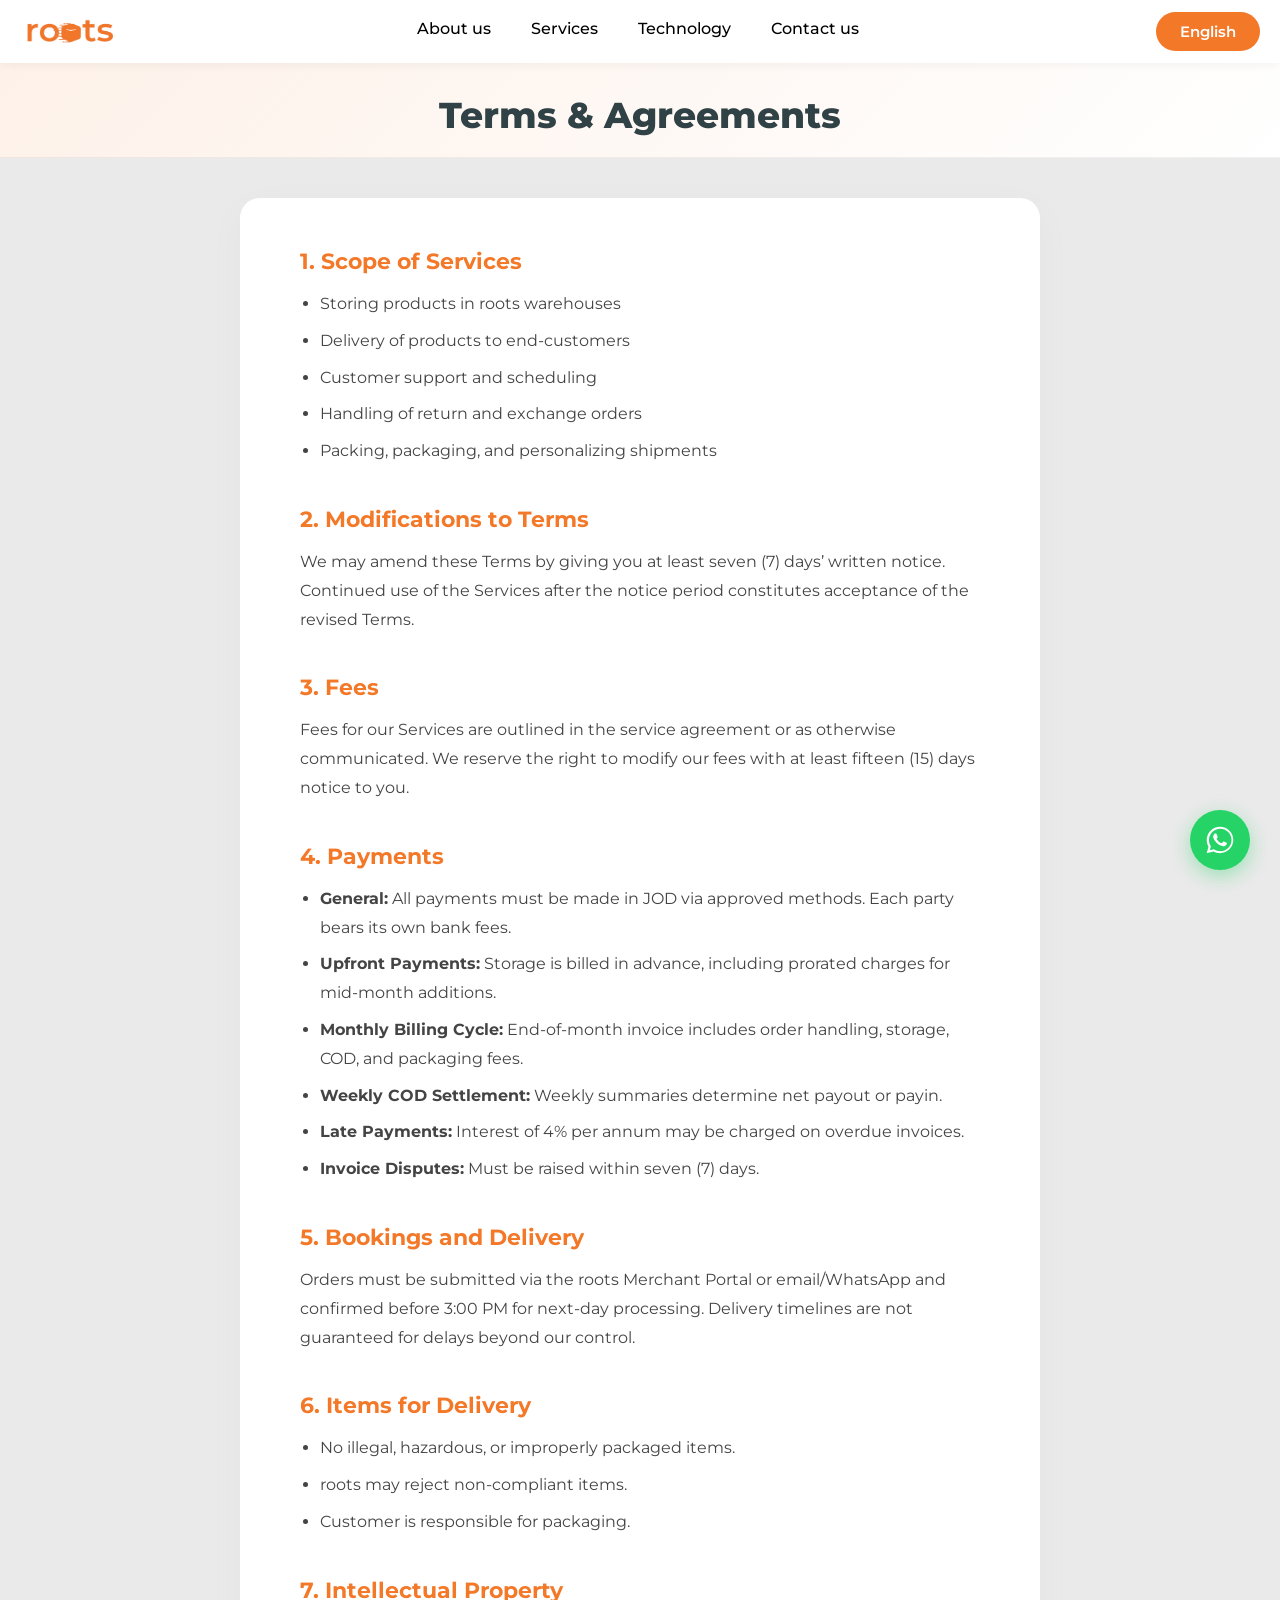
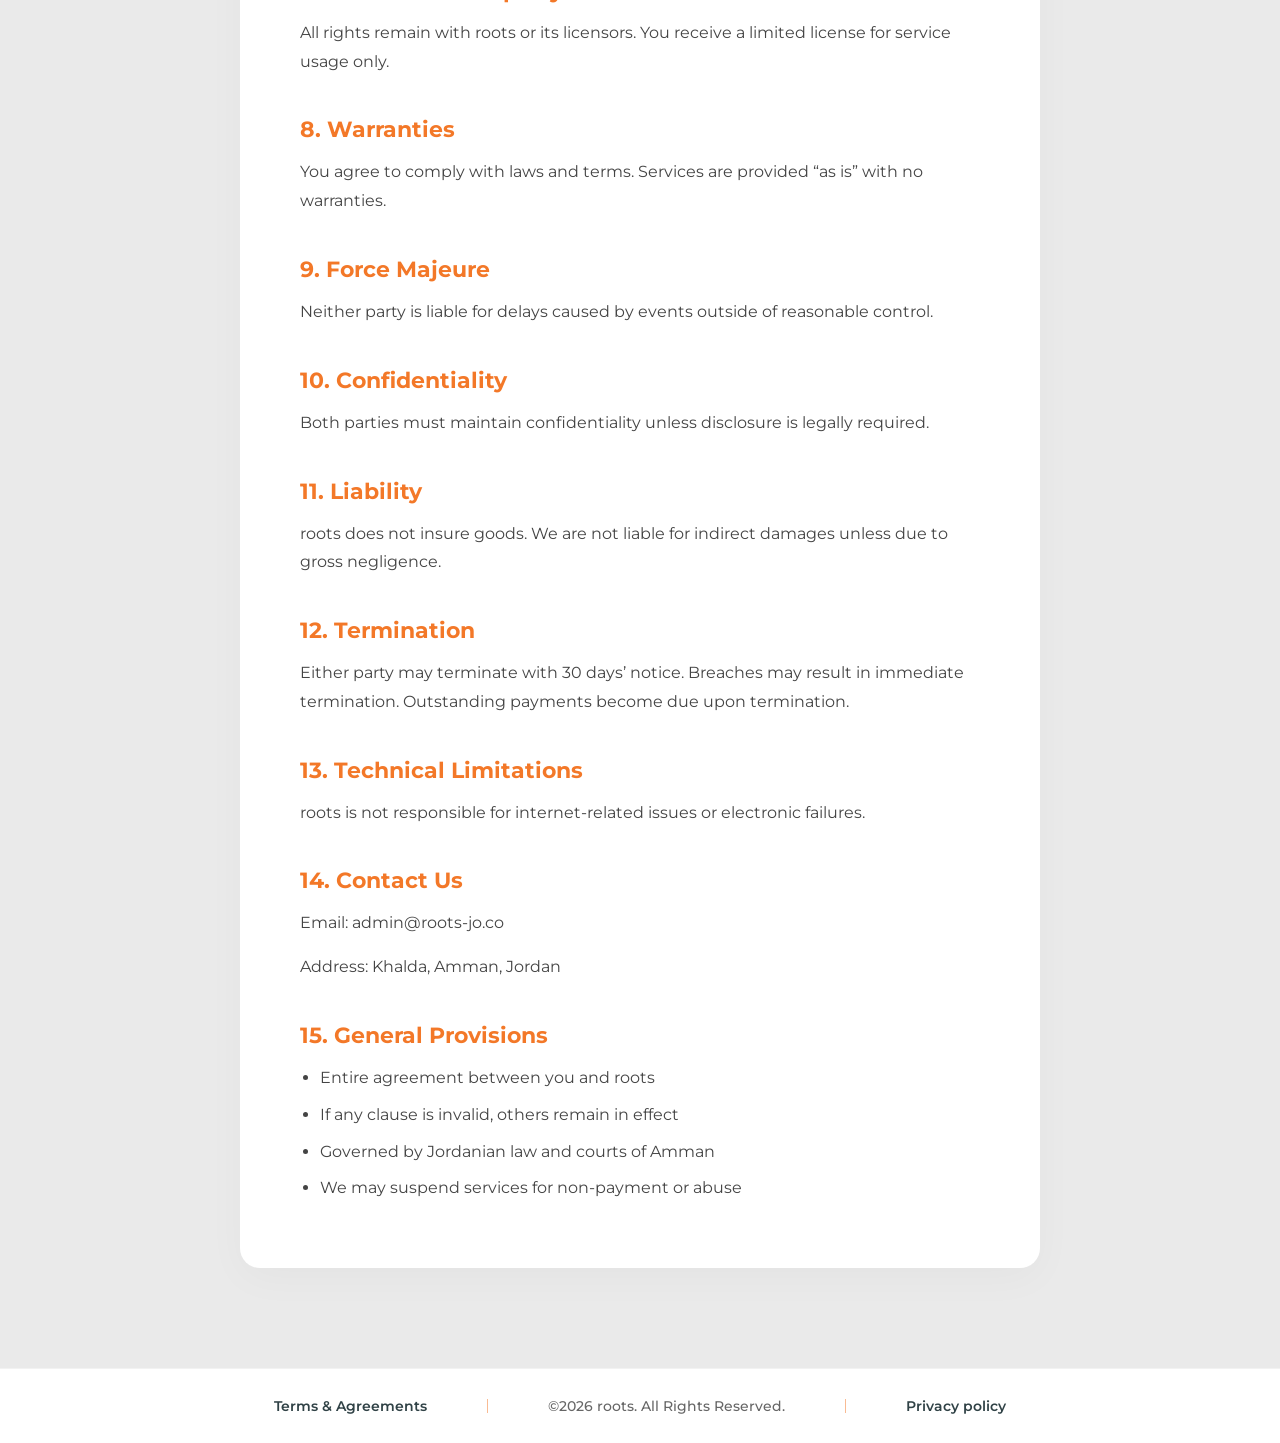
<file: html/terms.html>
<!DOCTYPE html>
<html lang="en">

<head>
    <meta charset="UTF-8">
    <meta name="viewport" content="width=device-width, initial-scale=1.0">
    <meta name="description" content="roots Terms & Agreements">
    <title>roots - Terms & Agreements</title>
    <!-- Importing brand fonts (Montserrat and Rubik) -->
    <link rel="preconnect" href="https://fonts.googleapis.com">
    <link rel="preconnect" href="https://fonts.gstatic.com" crossorigin>
    <link
        href="https://fonts.googleapis.com/css2?family=Montserrat:wght@400;500;600;700&family=Rubik:wght@400;500;600;700&family=Manrope:wght@600;700;800&family=Inter:wght@400;600&display=swap"
        rel="stylesheet">
    <link rel="stylesheet" href="../css/style.css">
</head>

<body>
    <nav class="navbar" id="main-nav"></nav>

    <!-- Terms Header Section -->
    <section class="terms-header">
        <div class="container">
            <h1 class="terms-display-title" data-i18n="terms_page_title">Terms & Agreements</h1>
        </div>
    </section>

    <!-- Terms Content Section -->
    <section class="terms-content-section">
        <div class="container terms-container">

            <div class="terms-block">
                <h2 data-i18n="terms_1_title">1. Scope of Services</h2>
                <ul>
                    <li data-i18n="terms_1_li1">Storing products in roots warehouses</li>
                    <li data-i18n="terms_1_li2">Delivery of products to end-customers</li>
                    <li data-i18n="terms_1_li3">Customer support and scheduling</li>
                    <li data-i18n="terms_1_li4">Handling of return and exchange orders</li>
                    <li data-i18n="terms_1_li5">Packing, packaging, and personalizing shipments</li>
                </ul>
            </div>

            <div class="terms-block">
                <h2 data-i18n="terms_2_title">2. Modifications to Terms</h2>
                <p data-i18n="terms_2_p">We may amend these Terms by giving you at least seven (7) days’ written notice.
                    Continued use of the Services after the notice period constitutes acceptance of the revised Terms.
                </p>
            </div>

            <div class="terms-block">
                <h2 data-i18n="terms_3_title">3. Fees</h2>
                <p data-i18n="terms_3_p">Fees for our Services are outlined in the service agreement or as otherwise
                    communicated. We reserve the right to modify our fees with at least fifteen (15) days notice to you.
                </p>
            </div>

            <div class="terms-block">
                <h2 data-i18n="terms_4_title">4. Payments</h2>
                <ul>
                    <li data-i18n="terms_4_p1"><strong>General:</strong> All payments must be made in JOD via approved
                        methods. Each party bears its own bank fees.</li>
                    <li data-i18n="terms_4_p2"><strong>Upfront Payments:</strong> Storage is billed in advance,
                        including prorated charges for mid-month additions.</li>
                    <li data-i18n="terms_4_p3"><strong>Monthly Billing Cycle:</strong> End-of-month invoice includes
                        order handling, storage, COD, and packaging fees.</li>
                    <li data-i18n="terms_4_p4"><strong>Weekly COD Settlement:</strong> Weekly summaries determine net
                        payout or payin.</li>
                    <li data-i18n="terms_4_p5"><strong>Late Payments:</strong> Interest of 4% per annum may be charged
                        on overdue invoices.</li>
                    <li data-i18n="terms_4_p6"><strong>Invoice Disputes:</strong> Must be raised within seven (7) days.
                    </li>
                </ul>
            </div>

            <div class="terms-block">
                <h2 data-i18n="terms_5_title">5. Bookings and Delivery</h2>
                <p data-i18n="terms_5_p">Orders must be submitted via the roots Merchant Portal or email/WhatsApp and
                    confirmed before 3:00 PM for next-day processing. Delivery timelines are not guaranteed for delays
                    beyond our control.</p>
            </div>

            <div class="terms-block">
                <h2 data-i18n="terms_6_title">6. Items for Delivery</h2>
                <ul>
                    <li data-i18n="terms_6_li1">No illegal, hazardous, or improperly packaged items.</li>
                    <li data-i18n="terms_6_li2">roots may reject non-compliant items.</li>
                    <li data-i18n="terms_6_li3">Customer is responsible for packaging.</li>
                </ul>
            </div>

            <div class="terms-block">
                <h2 data-i18n="terms_7_title">7. Intellectual Property</h2>
                <p data-i18n="terms_7_p">All rights remain with roots or its licensors. You receive a limited license
                    for service usage only.</p>
            </div>

            <div class="terms-block">
                <h2 data-i18n="terms_8_title">8. Warranties</h2>
                <p data-i18n="terms_8_p">You agree to comply with laws and terms. Services are provided “as is” with no
                    warranties.</p>
            </div>

            <div class="terms-block">
                <h2 data-i18n="terms_9_title">9. Force Majeure</h2>
                <p data-i18n="terms_9_p">Neither party is liable for delays caused by events outside of reasonable
                    control.</p>
            </div>

            <div class="terms-block">
                <h2 data-i18n="terms_10_title">10. Confidentiality</h2>
                <p data-i18n="terms_10_p">Both parties must maintain confidentiality unless disclosure is legally
                    required.</p>
            </div>

            <div class="terms-block">
                <h2 data-i18n="terms_11_title">11. Liability</h2>
                <p data-i18n="terms_11_p">roots does not insure goods. We are not liable for indirect damages unless due
                    to gross negligence.</p>
            </div>

            <div class="terms-block">
                <h2 data-i18n="terms_12_title">12. Termination</h2>
                <p data-i18n="terms_12_p">Either party may terminate with 30 days’ notice. Breaches may result in
                    immediate termination. Outstanding payments become due upon termination.</p>
            </div>

            <div class="terms-block">
                <h2 data-i18n="terms_13_title">13. Technical Limitations</h2>
                <p data-i18n="terms_13_p">roots is not responsible for internet-related issues or electronic failures.
                </p>
            </div>

            <div class="terms-block">
                <h2 data-i18n="terms_14_title">14. Contact Us</h2>
                <p data-i18n="terms_14_p1">Email: admin@roots-jo.co</p>
                <p data-i18n="terms_14_p2">Address: Khalda, Amman, Jordan</p>
            </div>

            <div class="terms-block">
                <h2 data-i18n="terms_15_title">15. General Provisions</h2>
                <ul>
                    <li data-i18n="terms_15_li1">Entire agreement between you and roots</li>
                    <li data-i18n="terms_15_li2">If any clause is invalid, others remain in effect</li>
                    <li data-i18n="terms_15_li3">Governed by Jordanian law and courts of Amman</li>
                    <li data-i18n="terms_15_li4">We may suspend services for non-payment or abuse</li>
                </ul>
            </div>

        </div>
    </section>

    <footer class="main-footer" id="main-footer"></footer>

    <!-- Floating WhatsApp Button -->
    <a href="https://wa.me/962793866636" class="whatsapp-float" target="_blank" rel="noopener noreferrer" aria-label="Chat on WhatsApp">
        <svg viewBox="0 0 24 24" class="whatsapp-icon">
            <path fill="#ffffff" d="M12.012 2c-5.506 0-9.98 4.474-9.98 9.98 0 1.76.458 3.477 1.33 4.992L2 22l5.166-1.355c1.47.8 3.123 1.22 4.834 1.22h.004c5.506 0 9.98-4.474 9.98-9.98C21.988 6.474 17.518 2 12.012 2zm0 18.294c-1.49 0-2.95-.401-4.223-1.156l-.303-.18-3.136.822.836-3.056-.197-.314c-.83-1.32-1.268-2.854-1.268-4.43 0-4.662 3.793-8.456 8.457-8.456 2.258 0 4.382.88 5.978 2.476 1.596 1.596 2.475 3.72 2.475 5.98 0 4.663-3.793 8.456-8.456 8.456c-.001 0-.002 0-.003 0zm4.636-6.335c-.254-.127-1.503-.74-1.734-.825-.231-.085-.4-.127-.568.127-.168.254-.653.824-.8 1-.147.175-.294.196-.548.069-.254-.127-1.072-.395-2.04-1.26-.753-.672-1.26-1.503-1.408-1.757-.147-.254-.016-.392.111-.518.115-.113.254-.296.381-.444.127-.148.17-.254.254-.423.085-.169.042-.317-.021-.444-.063-.127-.568-1.37-.779-1.879-.205-.494-.41-.426-.568-.434l-.485-.008c-.168 0-.442.063-.673.317-.231.254-.883.863-.883 2.102 0 1.24.9 2.438 1.026 2.607.127.169 1.77 2.703 4.29 3.788.6.258 1.068.412 1.433.528.603.192 1.152.165 1.585.1.483-.072 1.503-.613 1.714-1.205.21-.592.21-1.1.147-1.205-.063-.105-.231-.168-.485-.295z"/>
        </svg>
    </a>

    <script src="../js/navbar.js"></script>
    <script src="../js/footer.js"></script>
    <script src="../js/translations.js"></script>
    <script src="../js/main.js"></script>
</body>

</html>
</file>
<file: css/style.css>
/* General reset */
* {
    margin: 0;
    padding: 0;
    box-sizing: border-box;
    font-family: 'Montserrat', sans-serif;
    /* Brand English typography */
}

html {
    scroll-padding-top: 54px;
    scroll-behavior: smooth;
}

.brand-text {
    color: #F37828;
}

/* RTL Language typography */
html[dir="rtl"] * {
    font-family: 'Rubik', sans-serif;
    /* Brand Arabic typography */
}

/* Navbar styling */
.navbar {
    display: flex;
    justify-content: space-between;
    align-items: center;
    padding: 12px 20px;
    background-color: #ffffff;
    /* White background */
    box-shadow: 0 2px 10px rgba(0, 0, 0, 0.05);
    /* Subtle shadow for premium feel */
    position: sticky;
    top: 0;
    width: 100%;
    z-index: 1000;
}

.nav-left {
    display: flex;
    align-items: center;
}

.nav-left .nav-logo {
    height: 30px;
    width: auto;
    object-fit: contain;
    display: block;
    cursor: pointer;
    transition: transform 0.3s ease;
    background-color: #ffffff;
    padding: 2px 4px;
    border-radius: 4px;
}

.nav-left .nav-logo:hover {
    transform: scale(1.05);
    /* Micro-animation */
}

.mobile-menu-btn {
    display: none;
    flex-direction: column;
    justify-content: space-around;
    width: 26px;
    height: 20px;
    background: transparent;
    border: none;
    cursor: pointer;
    z-index: 1001;
    padding: 0;
}

.mobile-menu-btn span {
    width: 100%;
    height: 3px;
    background: #304246;
    border-radius: 10px;
    transition: all 0.3s linear;
    position: relative;
    transform-origin: 1px;
}

.mobile-menu-btn.active span:nth-child(1) {
    transform: rotate(45deg);
}

.mobile-menu-btn.active span:nth-child(2) {
    opacity: 0;
}

.mobile-menu-btn.active span:nth-child(3) {
    transform: rotate(-45deg);
}

.nav-middle {
    display: flex;
    align-items: center;
    gap: 40px;
}

.nav-middle a {
    text-decoration: none;
    color: #000000;
    /* Black writing */
    font-size: 16px;
    font-weight: 500;
    position: relative;
    padding-bottom: 6px;
    transition: color 0.3s ease;
}

/* Hover line effect */
.nav-middle a::after {
    content: '';
    position: absolute;
    width: 0;
    height: 2px;
    bottom: 0;
    left: 50%;
    transform: translateX(-50%);
    background-color: #F37828;
    /* The requested hover line color */
    transition: width 0.3s ease;
}

.nav-middle a:hover::after {
    width: 100%;
}

.nav-right {
    display: flex;
    align-items: center;
}

.nav-right .lang-btn {
    background-color: #F37828;
    /* Explicit background color requirement */
    color: #ffffff;
    border: none;
    padding: 10px 24px;
    border-radius: 30px;
    /* Rounded pill look */
    font-size: 15px;
    font-weight: 600;
    cursor: pointer;
    transition: background-color 0.3s ease, transform 0.2s ease, box-shadow 0.3s ease;
}

.nav-right .lang-btn:hover {
    background-color: #cc601c;
    /* Darker #F37828 on hover */
    transform: translateY(-2px);
    /* Micro-animation */
    box-shadow: 0 4px 12px rgba(243, 120, 40, 0.3);
    /* Subtle glow effect */
}

/* Home Hero Section Styling */
.hero {
    min-height: calc(100vh - 60px);
    display: flex;
    justify-content: center;
    align-items: center;
    padding: 40px 60px;
    background: linear-gradient(rgba(0, 0, 0, 0.4), rgba(0, 0, 0, 0.2)), url('../img/screen.png') center/cover no-repeat;
    overflow: hidden;
    position: relative;
}

.hero-content {
    display: flex;
    align-items: center;
    justify-content: space-between;
    gap: 80px;
    max-width: 1300px;
    width: 100%;
    background: transparent;
    /* Removed dark box for cleaner look */
    border: none;
    box-shadow: none;
    padding: 0;
}

.hero-logo-container {
    position: relative;
    flex: 1;
    display: flex;
    justify-content: center;
    animation: fadeInScale 1.2s ease-out;
}

.hero-logo {
    max-width: 260px;
    width: 100%;
    object-fit: contain;
    filter: drop-shadow(0 4px 10px rgba(0, 0, 0, 0.25));
    margin-bottom: 10px;
}

/* General Layout Utilities - Restoring missing styles */
.container {
    max-width: 1200px;
    margin: 0 auto;
    padding: 0 20px;
    width: 100%;
}

.section-title {
    font-size: 42px;
    font-weight: 700;
    margin-bottom: 50px;
    text-align: center;
    color: #304246;
    /* Brand Deep Gray */
    position: relative;
    padding-bottom: 15px;
}

.section-title::after {
    content: '';
    position: absolute;
    bottom: 0;
    left: 50%;
    transform: translateX(-50%);
    width: 80px;
    height: 4px;
    background-color: #F37828;
    border-radius: 2px;
}

.hero-text-container {
    display: flex;
    flex-direction: column;
    align-items: center;
    text-align: center;
    margin: 0 auto;
    max-width: 800px;
    gap: 25px;
    animation: slideInUp 1s ease-out;
}

.hero-display-title {
    font-size: 64px;
    font-weight: 800;
    line-height: 1.1;
    color: #ffffff;
    margin: 0;
    text-shadow: 0 4px 10px rgba(0, 0, 0, 0.2);
}

.hero-text {
    font-size: 20px;
    line-height: 1.6;
    color: rgba(255, 255, 255, 0.9);
    max-width: 600px;
}

.hero-actions {
    display: flex;
    gap: 20px;
    align-items: center;
}

.hero-contact-btn {
    background-color: #F37828;
    color: #ffffff;
    border: none;
    padding: 15px 40px;
    border-radius: 40px;
    font-size: 18px;
    font-weight: 700;
    cursor: pointer;
    transition: all 0.3s ease;
}

.hero-contact-btn:hover {
    background-color: #cc601c;
    transform: translateY(-2px);
    box-shadow: 0 4px 12px rgba(243, 120, 40, 0.3);
}

@keyframes scroll {
    0% {
        transform: translate(-50%, 0);
        opacity: 1;
    }

    100% {
        transform: translate(-50%, 15px);
        opacity: 0;
    }
}

@keyframes slideInUp {
    from {
        transform: translateY(50px);
        opacity: 0;
    }

    to {
        transform: translateY(0);
        opacity: 1;
    }
}

@keyframes fadeInScale {
    from {
        transform: scale(0.9);
        opacity: 0;
    }

    to {
        transform: scale(1);
        opacity: 1;
    }
}

.mobile-only {
    display: none !important;
}

/* Glass Card Base Style (iOS 26 Style) */
.glass-card {
    background: linear-gradient(135deg, rgba(255, 255, 255, 0.4) 0%, rgba(243, 120, 40, 0.05) 100%);
    backdrop-filter: blur(20px) saturate(160%);
    -webkit-backdrop-filter: blur(20px) saturate(160%);
    border: 1px solid rgba(255, 255, 255, 0.3);
    border-top: 1px solid rgba(255, 255, 255, 0.6);
    border-left: 1px solid rgba(255, 255, 255, 0.6);
    border-radius: 30px;
    box-shadow: 0 10px 30px rgba(0, 0, 0, 0.03);
    transition: transform 0.3s ease, box-shadow 0.3s ease;
}

.glass-card:hover {
    transform: translateY(-5px);
    box-shadow: 0 15px 40px rgba(243, 120, 40, 0.1);
}

/* About Section - Redesign */
.about-section {
    padding: 60px 0;
    background: url('../img/about/aboutus.png') center/cover no-repeat;
    color: #1a1a1a;
    height: calc(100vh - 54px);
    min-height: 600px;
    display: flex;
    align-items: center;
    overflow: hidden;
}

html[dir="rtl"] .about-section {
    transform: scaleX(-1);
}

html[dir="rtl"] .about-section>.container {
    transform: scaleX(-1);
}

.about-flex-container {
    display: flex;
    align-items: center;
    gap: 60px;
    justify-content: space-between;
}

.about-text-column {
    flex: 1.2;
    text-align: left;
}

.about-mini-label {
    display: block;
    color: #F37828;
    font-size: 14px;
    font-weight: 700;
    letter-spacing: 1px;
    margin-bottom: 15px;
    position: relative;
    padding-left: 15px;
}

.about-mini-label::before {
    content: '';
    position: absolute;
    left: 0;
    top: 50%;
    transform: translateY(-50%);
    width: 3px;
    height: 100%;
    background-color: #F37828;
}

.about-display-title {
    font-size: 48px;
    font-weight: 800;
    color: #1a1a1a;
    line-height: 1.1;
    margin-bottom: 30px;
}

.about-lead-p {
    font-size: 18px;
    line-height: 1.8;
    color: #333;
    margin-bottom: 25px;
    font-weight: 500;
}

.about-bullets {
    display: flex;
    flex-direction: column;
    gap: 16px;
    margin-bottom: 35px;
}

.about-bullet-item {
    display: flex;
    align-items: flex-start;
    gap: 15px;
}

.about-bullet-dot {
    width: 8px;
    height: 8px;
    background-color: #F37828;
    border-radius: 50%;
    margin-top: 8px;
    flex-shrink: 0;
    box-shadow: 0 2px 6px rgba(243, 120, 40, 0.3);
}

.about-bullet-item p {
    font-size: 16px;
    line-height: 1.6;
    color: #444;
    margin: 0;
}

.about-start-btn {
    background-color: #F37828;
    color: #ffffff;
    border: none;
    padding: 15px 35px;
    border-radius: 8px;
    font-size: 16px;
    font-weight: 700;
    cursor: pointer;
    transition: all 0.3s ease;
}

.about-start-btn:hover {
    background-color: #cc601c;
    transform: translateY(-2px);
    box-shadow: 0 10px 20px rgba(243, 120, 40, 0.2);
}

.about-image-column {
    flex: 0.8;
    display: flex;
    justify-content: center;
}

.about-featured-img {
    max-width: 100%;
    height: auto;
    object-fit: contain;
    border-radius: 20px;
}

@media (max-width: 992px) {
    .about-section {
        height: auto !important;
        min-height: auto !important;
        overflow: visible !important;
        padding: 80px 0 !important;
    }

    .desktop-only {
        display: none !important;
    }

    .mobile-only {
        display: block !important;
    }

    .about-display-title.mobile-only {
        color: #F37828 !important;
        font-weight: 800;
        margin-bottom: 25px;
    }

    .about-flex-container {
        flex-direction: column;
        text-align: center;
        gap: 40px;
    }

    .about-text-column {
        text-align: center;
    }

    .about-mini-label {
        padding-left: 0;
    }

    .about-mini-label::before {
        display: none;
    }

    .about-display-title {
        font-size: 36px;
    }
}

/* Services Section - Arrow Flow Styling */
.services-section {
    padding: 100px 0 40px;
    background-color: #ffffff;
    text-align: center;
    overflow: hidden;
}

.services-grid {
    display: grid;
    grid-template-columns: repeat(4, 1fr);
    gap: 25px;
    max-width: 1300px;
    margin: 50px auto 0;
    padding: 0 20px;
}

@media (max-width: 1200px) {
    .services-grid {
        grid-template-columns: repeat(auto-fit, minmax(280px, 1fr));
    }
}


.service-card {
    position: relative;
    background: rgba(255, 255, 255, 0.95);
    padding: 50px 30px;
    border-radius: 24px;
    box-shadow: 0 10px 30px rgba(0, 0, 0, 0.1);
    transition: all 0.4s ease;
    display: flex;
    flex-direction: column;
    align-items: center;
    text-align: center;
    gap: 20px;
    border: 1px solid rgba(243, 120, 40, 0.1);
    overflow: hidden;
    z-index: 1;
}

/* Faded Background Number */
.service-card::before {
    position: absolute;
    top: -10px;
    right: 10px;
    font-size: 100px;
    font-weight: 900;
    color: #F37828;
    opacity: 0.08;
    line-height: 1;
    z-index: -1;
    transition: all 0.4s ease;
}

.service-card:nth-child(1)::before {
    content: "01";
}

.service-card:nth-child(2)::before {
    content: "02";
}

.service-card:nth-child(3)::before {
    content: "03";
}

.service-card:nth-child(4)::before {
    content: "04";
}

.service-card:hover {
    transform: translateY(-10px);
    box-shadow: 0 20px 40px rgba(243, 120, 40, 0.2);
    border-color: rgba(243, 120, 40, 0.3);
}

.service-card:hover::before {
    opacity: 0.15;
    transform: scale(1.1);
}

.glass-card {
    background: rgba(255, 255, 255, 0.95);
}

.service-icon {
    width: 64px;
    height: 64px;
    display: flex;
    align-items: center;
    justify-content: center;
    margin-bottom: 10px;
    color: #F37828;
}

.service-icon svg {
    width: 100%;
    height: 100%;
    stroke: currentColor;
    stroke-width: 1.5;
    fill: none;
}

.service-icon svg {
    width: 100%;
    height: 100%;
    stroke: currentColor;
    stroke-width: 1.5;
    fill: none;
}

.carousel-nav {
    position: absolute;
    top: 50%;
    transform: translateY(-50%);
    width: 50px;
    height: 50px;
    border-radius: 50%;
    background: #ffffff;
    border: none;
    box-shadow: 0 4px 15px rgba(0, 0, 0, 0.1);
    cursor: pointer;
    display: flex;
    align-items: center;
    justify-content: center;
    z-index: 10;
    transition: all 0.3s ease;
}

.carousel-nav:hover {
    background: #F37828;
    color: #ffffff;
    transform: translateY(-50%) scale(1.1);
}

.carousel-nav svg {
    width: 24px;
    height: 24px;
    fill: currentColor;
}

.carousel-nav.prev {
    left: 0;
}

.carousel-nav.next {
    right: 0;
}

.carousel-dots {
    display: flex;
    justify-content: center;
    gap: 10px;
    margin-top: 30px;
}

.dot {
    width: 10px;
    height: 10px;
    border-radius: 50%;
    background: #ced4da;
    cursor: pointer;
    transition: all 0.3s ease;
}

.dot.active {
    background: #F37828;
    width: 30px;
    border-radius: 10px;
}

@media (max-width: 992px) {
    .service-card {
        min-width: 280px;
        flex: 0 0 85%;
    }

    .carousel-container {
        padding: 0 20px;
    }

    .carousel-nav {
        display: none;
    }
}

/* Terms & Agreements Page Styling */
.terms-header {
    background: linear-gradient(135deg, rgba(243, 120, 40, 0.1) 0%, rgba(255, 255, 255, 1) 100%);
    padding: 30px 0 20px;
    text-align: center;
    border-bottom: 1px solid rgba(0, 0, 0, 0.05);
}

.terms-display-title {
    font-size: 36px;
    font-weight: 800;
    color: #304246;
    margin-bottom: 0;
}

.terms-content-section {
    padding: 40px 0 100px;
    background-color: #eaeaea;
}

.terms-container {
    max-width: 800px;
    margin: 0 auto;
    background: #ffffff;
    padding: 50px 60px;
    border-radius: 20px;
    box-shadow: 0 10px 40px rgba(0, 0, 0, 0.03);
}

.terms-block {
    margin-bottom: 40px;
}

.terms-block:last-child {
    margin-bottom: 0;
}

.terms-block h2 {
    font-size: 22px;
    font-weight: 700;
    color: #F37828;
    margin-bottom: 15px;
}

.terms-block p {
    font-size: 16px;
    line-height: 1.8;
    color: #444;
    margin-bottom: 15px;
}

.terms-block ul {
    list-style-type: disc;
    margin-left: 20px;
    margin-bottom: 15px;
}

.terms-block ul li {
    font-size: 16px;
    line-height: 1.8;
    color: #444;
    margin-bottom: 8px;
}

html[dir="rtl"] .terms-block ul {
    margin-left: 0;
    margin-right: 20px;
}

@keyframes slideInLeft {
    0% {
        opacity: 0;
        transform: translateX(-100px);
    }

    100% {
        opacity: 1;
        transform: translateX(0);
    }
}

@keyframes slideInRight {
    0% {
        opacity: 0;
        transform: translateX(100px);
    }

    100% {
        opacity: 1;
        transform: translateX(0);
    }
}

/* Contact Section Styling - Refined per Brand Specs */
.contact-section {
    padding: 20px 0;
    background: linear-gradient(rgba(0, 0, 0, 0.4), rgba(0, 0, 0, 0.4)), url('../img/contact/contactusbg.png') center/cover no-repeat fixed;
    color: #ffffff;
    min-height: calc(100vh - 54px);
    display: flex;
    align-items: center;
    justify-content: center;
}

.contact-main-card {
    background: linear-gradient(135deg, rgba(0, 0, 0, 0.5) 0%, rgba(0, 0, 0, 0.3) 100%);
    backdrop-filter: blur(30px) saturate(150%) contrast(1.0);
    -webkit-backdrop-filter: blur(30px) saturate(150%) contrast(1.0);
    border: 1px solid rgba(255, 255, 255, 0.15);
    border-top: 1px solid rgba(255, 255, 255, 0.3);
    border-left: 1px solid rgba(255, 255, 255, 0.3);
    border-radius: 40px;
    padding: 40px 60px;
    box-shadow: 0 40px 100px rgba(0, 0, 0, 0.2);
    width: 100%;
    max-width: 1200px;
    margin: 0 20px;
}

.contact-layout {
    display: flex;
    gap: 60px;
    align-items: stretch;
    flex-wrap: wrap;
}



.contact-info-side {
    flex: 1.1;
    min-width: 300px;
}

.contact-display-title {
    font-size: 44px;
    font-weight: 800;
    line-height: 1.1;
    margin-bottom: 20px;
    color: #ffffff;
    letter-spacing: -0.03em;
}

.contact-info-list {
    display: flex;
    flex-direction: column;
    gap: 24px;
}

.info-item {
    display: flex;
    gap: 16px;
    align-items: flex-start;
}

.info-icon {
    width: 44px;
    height: 44px;
    background: rgba(243, 120, 40, 0.15);
    border-radius: 10px;
    display: flex;
    align-items: center;
    justify-content: center;
    font-size: 20px;
    border: 1px solid rgba(243, 120, 40, 0.25);
}

.info-text h4 {
    font-size: 12px;
    font-weight: 700;
    text-transform: uppercase;
    letter-spacing: 0.1em;
    color: #F37828;
    margin-bottom: 2px;
}

.info-text p {
    font-size: 15px;
    color: #ffffff;
    line-height: 1.5;
}

.info-text .primary-info {
    font-weight: 600;
    font-size: 16px;
}

.info-text .secondary-info {
    font-size: 13px;
    opacity: 0.7;
    margin-top: 2px;
}

/* Vertical Divider */
.contact-divider {
    width: 1px;
    background: linear-gradient(to bottom, transparent, rgba(255, 255, 255, 0.2), transparent);
    align-self: stretch;
}

/* Contact Form Side */
.contact-form-side {
    flex: 1;
    min-width: 300px;
}

#contact-form {
    display: flex;
    flex-direction: column;
    gap: 18px;
}

.form-group {
    display: flex;
    flex-direction: column;
    gap: 8px;
}

.form-group label {
    font-size: 13px;
    font-weight: 600;
    color: rgba(255, 255, 255, 0.9);
}

.form-group input,
.form-group textarea {
    padding: 12px 16px;
    background: #ffffff;
    border: 1px solid rgba(255, 255, 255, 0.15);
    border-radius: 10px;
    font-size: 15px;
    color: #304246;
    transition: all 0.3s ease;
}

.form-group input::placeholder,
.form-group textarea::placeholder {
    color: rgba(48, 66, 70, 0.4);
}

.form-group input:focus,
.form-group textarea:focus {
    outline: none;
    border-color: #F37828;
    background: #ffffff;
    box-shadow: 0 0 0 4px rgba(243, 120, 40, 0.15);
}


.submit-btn {
    background-color: #F37828;
    color: #ffffff;
    border: none;
    padding: 18px;
    border-radius: 12px;
    font-size: 16px;
    font-weight: 700;
    cursor: pointer;
    transition: all 0.3s ease;
    margin-top: 10px;
}

.submit-btn:hover {
    background-color: #cc601c;
    transform: translateY(-2px);
    box-shadow: 0 10px 30px rgba(243, 120, 40, 0.3);
}

/* RTL Adjustments */
html[dir="rtl"] .contact-layout {
    flex-direction: row-reverse;
}

html[dir="rtl"] .info-text {
    text-align: right;
}

/* Centered globally */

html[dir="rtl"] .about-text-column {
    text-align: right;
}

html[dir="rtl"] .about-mini-label {
    padding-left: 0;
    padding-right: 15px;
}

html[dir="rtl"] .about-mini-label::before {
    left: auto;
    right: 0;
}

html[dir="rtl"] .service-card::before {
    right: auto;
    left: 10px;
}

@media (max-width: 992px) {
    html[dir="rtl"] .contact-layout {
        flex-direction: column;
    }

    /* Centered globally */

    html[dir="rtl"] .about-text-column {
        text-align: center;
    }

    html[dir="rtl"] .about-mini-label {
        padding-right: 0;
    }

    html[dir="rtl"] .info-text {
        text-align: center;
    }
}


@media (max-width: 992px) {
    .contact-main-card {
        padding: 40px 30px;
    }

    .contact-layout {
        flex-direction: column;
        gap: 40px;
    }

    .contact-divider {
        width: 100%;
        height: 1px;
        background: linear-gradient(to right, transparent, rgba(255, 255, 255, 0.2), transparent);
    }

    .contact-info-side,
    .contact-form-side {
        width: 100%;
        min-width: unset;
    }

    .contact-display-title {
        font-size: 36px;
    }
}

/* Technology Section - Light Glassmorphism */
.technology-section {
    padding: 40px 0 80px;
    background-color: #ffffff;
    text-align: center;
    overflow: hidden;
}

.technology-content {
    width: 100%;
}

.technology-grid {
    display: flex;
    align-items: center;
    justify-content: space-between;
    gap: 60px;
    margin-top: 50px;
    text-align: left;
}

html[dir="rtl"] .technology-grid {
    text-align: right;
    flex-direction: row-reverse;
}

.technology-image-column {
    flex: 1.2;
    display: flex;
    justify-content: center;
    align-items: center;
}

.tech-featured-img {
    max-width: 480px;
    width: 100%;
    height: auto;
    border-radius: 0;
    background: transparent;
    background-color: transparent;
    box-shadow: none;
    transition: transform 0.4s cubic-bezier(0.165, 0.84, 0.44, 1), box-shadow 0.4s cubic-bezier(0.165, 0.84, 0.44, 1), border-radius 0.4s cubic-bezier(0.165, 0.84, 0.44, 1);
}

.tech-featured-img:hover {
    transform: translateY(-8px) scale(1.02);
    border-radius: 0;
    box-shadow: 0 35px 80px rgba(243, 120, 40, 0.25), 0 0 0 1px rgba(243, 120, 40, 0.35);
}

.technology-text-column {
    flex: 1;
    display: flex;
    flex-direction: column;
    gap: 30px;
    padding: 20px 0;
}

.tech-description {
    font-size: 18px;
    line-height: 1.8;
    color: #444;
}

.integration-seo-text {
    margin-top: 80px;
    max-width: 800px;
    margin-left: auto;
    margin-right: auto;
    text-align: center;
}

.integration-subtitle {
    font-size: 26px;
    font-weight: 800;
    color: #304246;
    margin-bottom: 12px;
}

.integration-seo-text p {
    font-size: 18px;
    color: #444;
    line-height: 1.6;
    font-weight: 500;
}

.tech-features-list {
    display: flex;
    flex-direction: column;
    gap: 25px;
}

.tech-feature-item {
    display: flex;
    gap: 20px;
    align-items: flex-start;
}

.tech-feature-icon {
    width: 10px;
    height: 10px;
    background: #F37828;
    border-radius: 50%;
    display: flex;
    align-items: center;
    justify-content: center;
    flex-shrink: 0;
    margin-top: 8px;
    box-shadow: 0 2px 6px rgba(243, 120, 40, 0.3);
}

.tech-feature-text h4 {
    font-size: 18px;
    font-weight: 700;
    color: #304246;
    margin: 0 0 6px 0;
}

.tech-feature-text p {
    font-size: 15px;
    color: #666;
    margin: 0;
    line-height: 1.6;
}

.section-subtitle {
    font-size: 18px;
    color: #666;
    max-width: 700px;
    margin: 0 auto 50px;
    line-height: 1.6;
}

.partners-glass-bar {
    background: transparent;
    backdrop-filter: none;
    -webkit-backdrop-filter: none;
    border: none;
    padding: 10px 0;
    box-shadow: none;
    margin-top: 60px;
    overflow: hidden;
    position: relative;
    direction: ltr;
    mask-image: linear-gradient(to right, transparent, black 10%, black 90%, transparent);
    -webkit-mask-image: linear-gradient(to right, transparent, black 10%, black 90%, transparent);
    width: 90vw;
    left: 50%;
    transform: translateX(-50%);
}

.partners-track {
    display: flex;
    align-items: center;
    width: max-content;
    gap: 30px;
    padding: 0 30px 0 0;
    will-change: transform;
    animation: scroll-partners 30s linear infinite;
}

@keyframes scroll-partners {
    0% {
        transform: translateX(0);
    }

    100% {
        transform: translateX(-50%);
    }
}

.partner-item {
    flex: 0 0 auto;
    width: 170px;
    display: flex;
    justify-content: center;
    align-items: center;
    transition: transform 0.3s ease;
}

.partner-item img {
    max-width: 100%;
    height: auto;
    max-height: 90px;
    object-fit: contain;
    transition: all 0.4s ease;
}

.partner-item:hover img {
    transform: scale(1.1);
}

@media (max-width: 992px) {
    .technology-section {
        min-height: auto;
        padding: 100px 0;
    }

    .partners-glass-bar {
        padding: 40px 0;
        border-radius: 30px;
        width: 100vw;
    }

    .partner-item {
        width: 120px;
    }

    .partners-track {
        gap: 15px;
        padding: 0 15px 0 0;
        animation-duration: 20s;
    }

    .technology-grid {
        flex-direction: column !important;
        gap: 40px;
        text-align: center;
    }

    html[dir="rtl"] .technology-grid {
        flex-direction: column !important;
    }

    .tech-feature-item {
        flex-direction: column;
        align-items: center;
        text-align: center;
    }

    .technology-text-column {
        padding: 24px;
        border-radius: 20px;
    }
}

/* Comprehensive Mobile & Tablet Fixes */
@media (max-width: 992px) {

    /* Navbar Hamburger & Logo Centering */
    .navbar {
        position: relative;
        padding: 15px 20px;
    }

    .mobile-menu-btn {
        display: flex;
        /* Show hamburger */
    }

    .nav-left {
        width: 100%;
        display: flex;
        justify-content: space-between;
        align-items: center;
    }

    .logo-link {
        position: absolute;
        left: 50%;
        transform: translateX(-50%);
    }

    html[dir="rtl"] .logo-link {
        left: auto;
        right: 50%;
        transform: translateX(50%);
    }

    /* Mobile Nav Menu Override */
    .nav-middle {
        position: fixed;
        top: 54px;
        /* Just below navbar */
        left: -100%;
        width: 100%;
        height: calc(100vh - 54px);
        background: #ffffff;
        flex-direction: column;
        justify-content: flex-start;
        align-items: center;
        padding-top: 40px;
        gap: 30px;
        transition: left 0.3s ease;
        box-shadow: 2px 5px 15px rgba(0, 0, 0, 0.05);
        z-index: 999;
    }

    .nav-middle.active {
        left: 0;
    }

    html[dir="rtl"] .nav-middle {
        left: auto;
        right: -100%;
        transition: right 0.3s ease;
    }

    html[dir="rtl"] .nav-middle.active {
        right: 0;
    }

    /* Hide About Us Boxes Image */
    .about-image-column {
        display: none !important;
    }

    /* Full Width & Padding Fixes */
    body {
        overflow-x: hidden;
    }

    .hero,
    .about-section,
    .services-section,
    .technology-section,
    .contact-section,
    .terms-content-section {
        padding-left: 20px !important;
        padding-right: 20px !important;
        width: 100%;
        box-sizing: border-box;
    }

    .hero-content {
        padding: 40px 0;
        flex-direction: column;
        gap: 30px;
        text-align: center;
    }

    .hero-display-title {
        display: block;
        font-size: 36px;
    }

    .hero-text-container {
        align-items: center;
        text-align: center;
    }

    .contact-layout {
        flex-direction: column;
        align-items: center;
        text-align: center;
    }

    .contact-info-side,
    .contact-form-side {
        width: 100%;
        display: flex;
        flex-direction: column;
        align-items: center;
    }

    .contact-display-title {
        font-size: 36px;
        text-align: center;
    }

    .contact-info-list {
        align-items: center;
        width: 100%;
    }

    .info-item {
        flex-direction: column;
        align-items: center;
        text-align: center;
        gap: 8px;
    }

    #contact-form {
        width: 100%;
        max-width: 450px;
    }

    .form-group {
        text-align: left;
    }

    html[dir="rtl"] .form-group {
        text-align: right;
    }

    .contact-divider {
        display: none;
    }

    .contact-main-card {
        padding: 30px 20px;
        margin: 0;
        width: 100%;
        box-sizing: border-box;
    }

    /* Terms Page Mobile Fixes */
    .terms-container {
        padding: 30px 20px;
    }

    .terms-display-title {
        font-size: 28px;
    }

    /* Footer Fix */
    .footer-content {
        flex-direction: column;
        gap: 20px !important;
        text-align: center;
    }

    .footer-divider {
        display: none;
        /* Hide vertical lines on mobile */
    }
}

/* Footer Styling */
.main-footer {
    padding: 30px 0;
    background-color: #ffffff;
    border-top: 1px solid rgba(0, 0, 0, 0.05);
}

.footer-center-container {
    display: flex;
    justify-content: center;
    align-items: center;
    width: 100%;
}

.footer-container-inner {
    display: flex;
    flex-direction: column;
    align-items: center;
    text-align: center;
    gap: 25px;
    width: 100%;
}

.footer-links-row {
    display: flex;
    justify-content: center;
    align-items: center;
    gap: 60px;
    /* Spacious 60px gap between elements! */
    width: 100%;
    max-width: 1000px;
    margin: 0 auto;
}

.footer-links-row a {
    text-decoration: none;
    font-size: 14px;
    color: #304246;
    font-weight: 600;
    transition: color 0.3s ease;
    line-height: 1;
}

.footer-links-row a:hover,
.footer-links-row a.active {
    color: #F37828;
}

.footer-vertical-line {
    width: 1px;
    height: 14px;
    background-color: #F37828;
    opacity: 0.5;
}

.footer-copyright {
    font-size: 14px;
    color: #666;
    font-weight: 500;
    margin: 0;
    line-height: 1;
}

@media (max-width: 768px) {
    .footer-links-row {
        display: flex;
        flex-direction: column;
        align-items: center;
        gap: 15px;
    }

    .footer-vertical-line {
        display: none;
    }
}

/* Floating WhatsApp Button */
.whatsapp-float {
    position: fixed;
    bottom: 30px;
    right: 30px;
    width: 60px;
    height: 60px;
    background-color: #25D366;
    color: #ffffff;
    border-radius: 50%;
    display: flex;
    align-items: center;
    justify-content: center;
    box-shadow: 0 6px 20px rgba(37, 211, 102, 0.4);
    z-index: 9999;
    transition: transform 0.3s ease, box-shadow 0.3s ease;
    animation: whatsapp-pulse 2s infinite;
}

.whatsapp-float:hover {
    transform: translateY(-5px);
    box-shadow: 0 10px 25px rgba(37, 211, 102, 0.6);
}

.whatsapp-icon {
    width: 32px;
    height: 32px;
}

/* Pulse animation */
@keyframes whatsapp-pulse {
    0% {
        box-shadow: 0 0 0 0 rgba(37, 211, 102, 0.7);
    }

    70% {
        box-shadow: 0 0 0 15px rgba(37, 211, 102, 0);
    }

    100% {
        box-shadow: 0 0 0 0 rgba(37, 211, 102, 0);
    }
}

/* RTL adjustment for floating button to sit on bottom left in RTL */
html[dir="rtl"] .whatsapp-float {
    right: auto;
    left: 30px;
}

/* Contact Social Links */
.contact-social-links {
    display: flex;
    gap: 16px;
}

.contact-social-links a {
    width: 44px;
    height: 44px;
    background: rgba(255, 255, 255, 0.08);
    border: 1px solid rgba(255, 255, 255, 0.15);
    border-radius: 10px;
    display: flex;
    align-items: center;
    justify-content: center;
    color: rgba(255, 255, 255, 0.8);
    transition: all 0.3s ease;
}

.contact-social-links a:hover {
    background-color: #F37828;
    border-color: #F37828;
    color: #ffffff;
    transform: translateY(-3px);
    box-shadow: 0 5px 15px rgba(243, 120, 40, 0.4);
}

.social-svg-icon {
    width: 22px;
    height: 22px;
}

/* Mobile responsive adjustments */
@media (max-width: 992px) {
    .contact-social-links {
        justify-content: center;
    }
}

/* Blog Page Specific Styles */
.blog-meta {
    font-size: 14px;
    color: #F37828;
    font-weight: 600;
    margin-top: 12px;
    text-transform: uppercase;
    letter-spacing: 0.05em;
}

.blog-post-card {
    background: #ffffff;
    padding: 50px 60px;
    border-radius: 20px;
    box-shadow: 0 10px 40px rgba(0, 0, 0, 0.03);
    margin-bottom: 50px;
    text-align: left;
}

/* Align text dynamically for RTL/LTR */
html[dir="rtl"] .blog-post-card {
    text-align: right;
}

.blog-section-title {
    font-size: 24px;
    font-weight: 700;
    color: #304246;
    margin-top: 35px;
    margin-bottom: 15px;
    border-bottom: 2px solid rgba(243, 120, 40, 0.1);
    padding-bottom: 8px;
}

.blog-p {
    font-size: 16px;
    line-height: 1.8;
    color: #444444;
    margin-bottom: 20px;
}

.blog-p strong {
    color: #111111;
}

.blog-p em {
    color: #F37828;
    font-weight: 600;
    font-style: normal;
}

.blog-list {
    margin-bottom: 25px;
    padding-left: 20px;
}

.blog-list li {
    font-size: 16px;
    line-height: 1.8;
    color: #444444;
    margin-bottom: 12px;
    list-style-type: disc;
}

.blog-list li strong {
    color: #304246;
}

.blog-cta-box {
    background: linear-gradient(135deg, rgba(243, 120, 40, 0.05) 0%, rgba(243, 120, 40, 0.12) 100%);
    border-left: 4px solid #F37828;
    padding: 25px 30px;
    border-radius: 0 12px 12px 0;
    margin-top: 40px;
    text-align: center;
    transition: transform 0.3s ease;
}

.blog-cta-box:hover {
    transform: translateY(-3px);
}

.blog-cta-link {
    background-color: #F37828;
    color: #ffffff;
    border: none;
    padding: 18px 36px;
    border-radius: 12px;
    font-size: 16px;
    font-weight: 700;
    cursor: pointer;
    text-decoration: none;
    display: inline-block;
    transition: all 0.3s ease;
    margin-top: 10px;
    box-shadow: 0 4px 15px rgba(243, 120, 40, 0.2);
}

.blog-cta-link:hover {
    background-color: #cc601c;
    color: #ffffff;
    transform: translateY(-2px);
    box-shadow: 0 10px 30px rgba(243, 120, 40, 0.3);
}

/* RTL adjustment for blog elements */
html[dir="rtl"] .blog-cta-box {
    border-left: none;
    border-right: 4px solid #F37828;
    border-radius: 12px 0 0 12px;
}

html[dir="rtl"] .blog-list {
    padding-left: 0;
    padding-right: 20px;
}

/* Responsive fixes for blog */
@media (max-width: 768px) {
    .blog-post-card {
        padding: 30px 20px;
        border-radius: 12px;
    }
}

/* Scroll Animations */
.fade-animate {
    opacity: 0;
    transform: translateY(30px);
    transition: opacity 0.8s cubic-bezier(0.25, 0.46, 0.45, 0.94), transform 0.8s cubic-bezier(0.25, 0.46, 0.45, 0.94);
    will-change: opacity, transform;
}

.fade-animate.visible {
    opacity: 1;
    transform: translateY(0);
}

/* Adding slight delays for staggered animations inside lists/grids */
.fade-animate.delay-1 { transition-delay: 0.1s; }
.fade-animate.delay-2 { transition-delay: 0.2s; }
.fade-animate.delay-3 { transition-delay: 0.3s; }
.fade-animate.delay-4 { transition-delay: 0.4s; }
</file>
